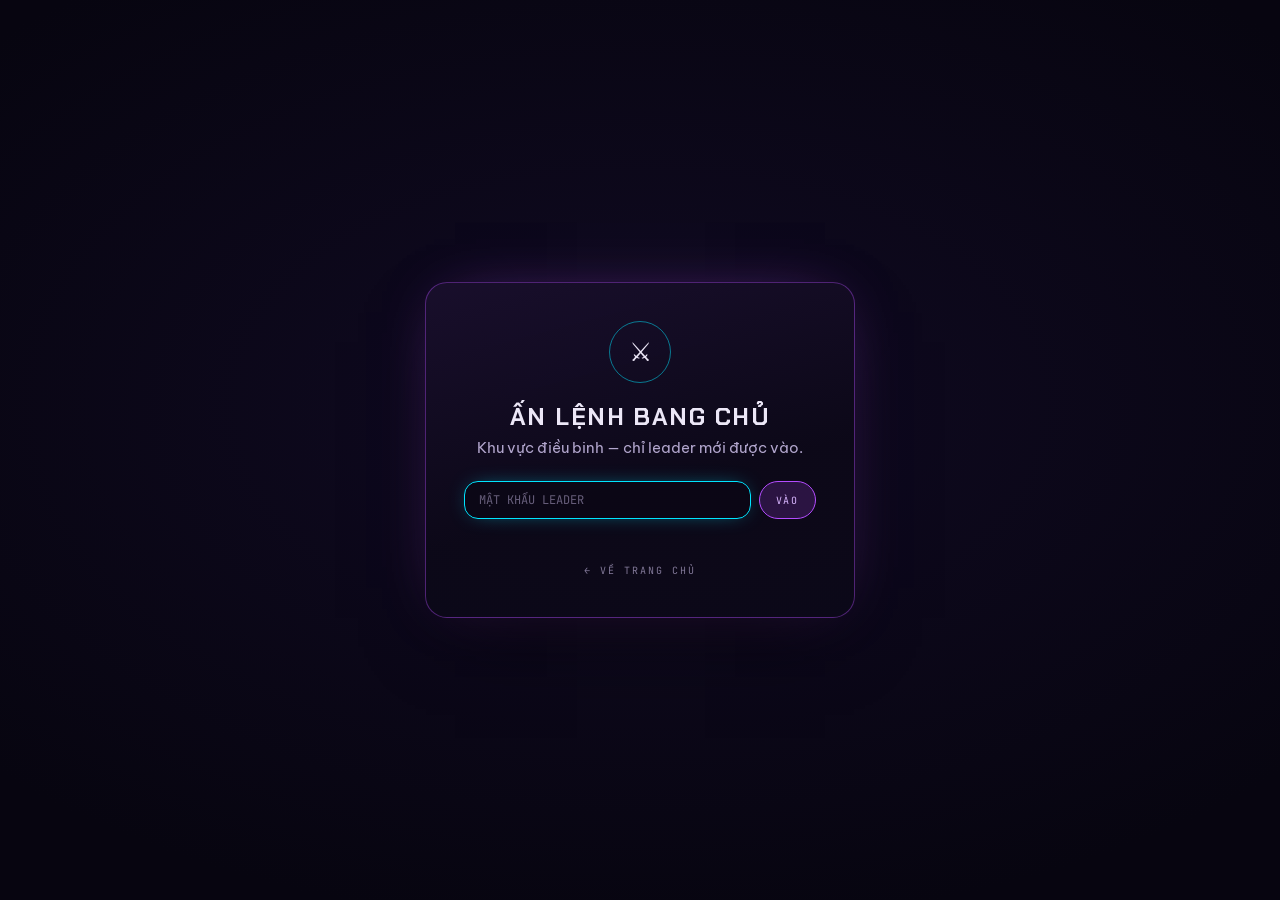
<file: bangchien.html>
<!DOCTYPE html>
<html lang="vi">
<head>
  <meta charset="utf-8">
  <meta name="viewport" content="width=device-width, initial-scale=1">
  <title>Xếp Team Bang Chiến — Nhất Mộng</title>
  <meta name="description" content="Bảng xếp team Bang Chiến của bang Nhất Mộng — dành riêng cho leader.">
  <meta name="robots" content="noindex, nofollow">
  <meta name="theme-color" content="#070510">
  <link rel="icon" type="image/svg+xml" href="assets/favicon.svg">
  <link rel="manifest" href="manifest.json">
  <link rel="apple-touch-icon" href="assets/icon-192.png">
  <link rel="preconnect" href="https://fonts.googleapis.com">
  <link rel="preconnect" href="https://fonts.gstatic.com" crossorigin>
  <link href="https://fonts.googleapis.com/css2?family=Chakra+Petch:wght@400;500;600;700&family=Be+Vietnam+Pro:wght@400;600;700&family=JetBrains+Mono:wght@400;500;700&display=swap" rel="stylesheet">
  <link rel="stylesheet" href="css/bangchien.css?v=7">
</head>
<body data-lang="vi">

  <!-- Nền TĨNH: trang xếp team cần nhìn lâu nên không dùng nền 3D động như các
       trang khác — chỉ lưới mờ + quầng sáng cố định, không có gì chuyển động. -->
  <div class="bc-bg" aria-hidden="true"></div>

  <!-- HUD (đã bỏ scanline + vệt quét động cho đỡ rối mắt) -->
  <div class="hud" aria-hidden="true">
    <div class="hud__frame"></div>
    <div class="hud__bar hud__bar--top"></div>
    <div class="hud__bar hud__bar--bottom"></div>
    <div class="hud__label">[ MOD.04 · BANG CHIẾN ]</div>
  </div>

  <!-- ═══ CỔNG LEADER ═══ -->
  <div class="bc-gate" id="gate">
    <div class="bc-gate__box">
      <div class="bc-gate__seal">⚔</div>
      <h1 class="bc-gate__title">Ấn Lệnh Bang Chủ</h1>
      <p class="bc-gate__sub">Khu vực điều binh — chỉ leader mới được vào.</p>
      <form class="bc-gate__row" id="gate-form" autocomplete="off">
        <input class="bc-input" type="password" id="gate-pass" placeholder="MẬT KHẨU LEADER" autocomplete="current-password">
        <button class="bc-btn bc-btn--solid" type="submit">Vào</button>
      </form>
      <p class="bc-gate__err" id="gate-err"></p>
      <a class="bc-gate__back" href="index.html">← Về trang chủ</a>
    </div>
  </div>

  <!-- ═══ NAV ═══ -->
  <nav class="cnav" hidden id="nav">
    <a href="index.html" class="cnav__brand">NHẤT<span>MỘNG</span><em>v2.1</em></a>
    <div class="cnav__links">
      <a href="index.html">00 · Trang chủ</a>
      <a href="phim.html">01 · Phim</a>
      <a href="gacha.html">02 · Quay thưởng</a>
      <span class="active">04 · Xếp team</span>
    </div>
  </nav>

  <!-- ═══ TRANG ═══ -->
  <main class="bc-page" hidden id="page">

    <!-- Chỉ hiện khi mở bằng link chia sẻ (#v=…) — chế độ chỉ xem -->
    <div class="bc-robar" id="robar" hidden>
      <span class="bc-robar__tag">CHỈ XEM</span>
      <span id="robar-time">—</span>
      <span class="bc-robar__hint">Đội hình do bang chủ chốt · trang này không sửa được</span>
    </div>

    <header class="page-head">
      <div class="page-head__ghost">04</div>
      <div class="eyebrow"><i></i>MODULE 04 // ĐIỀU BINH BANG CHIẾN</div>
      <h1 class="page-title">XẾP <b>TEAM</b></h1>
      <p class="page-sub-text">
        Đồng bộ danh sách thành viên từ Google Sheet, kéo-thả xếp
        <b id="sub-shape">2 đoàn × 5 team × 6 người</b>, đặt tên team và giao nhiệm vụ cho từng người.
      </p>
    </header>

    <!-- Thanh công cụ -->
    <div class="bc-toolbar">
      <button class="bc-btn bc-btn--cyan" id="btn-sync">⟳ Đồng bộ Sheet</button>
      <button class="bc-btn" id="btn-cfg">⚙ Cấu hình</button>
      <span class="bc-toolbar__sep"></span>
      <button class="bc-btn" id="btn-auto">⚡ Xếp tự động</button>
      <button class="bc-btn" id="btn-check">⚑ Kiểm tra <b id="btn-check-n"></b></button>
      <button class="bc-btn bc-btn--danger" id="btn-clear">✕ Dọn bàn</button>
      <span class="bc-toolbar__sep"></span>
      <button class="bc-btn bc-btn--cyan" id="btn-share">🔗 Copy link đội hình</button>
      <button class="bc-btn bc-btn--cyan" id="btn-copy">⧉ Copy Discord</button>
      <button class="bc-btn bc-btn--cyan" id="btn-png">▣ Xuất ảnh PNG</button>
      <button class="bc-btn" id="btn-export">↓ Lưu file</button>
      <button class="bc-btn" id="btn-import">↑ Nạp file</button>
      <span class="bc-toolbar__sep"></span>
      <button class="bc-btn bc-btn--danger" id="btn-lock">🔒 Khoá lại</button>
      <input type="file" id="file-import" accept="application/json,.json" hidden>
    </div>

    <!-- Chọn ngày bang chiến — mỗi ngày một đội hình riêng -->
    <div class="bc-days" id="bc-days">
      <span class="bc-days__lbl">Trận ngày</span>
      <div class="chip-row bc-days__chips" id="day-chips"></div>
      <select class="bc-select bc-days__copy" id="day-copy">
        <option value="">⧉ Chép đội hình từ…</option>
      </select>
    </div>

    <!-- Trạng thái -->
    <div class="bc-status">
      <span><span class="bc-status__dot" id="st-dot"></span><span id="st-msg">Chưa nối Google Sheet</span></span>
      <span>Quân số: <b id="st-total">0</b></span>
      <span>Đã xếp: <b id="st-placed">0</b>/<b id="st-cap">60</b></span>
      <span>Dự bị: <b id="st-bench">0</b></span>
      <span>Còn ngoài: <b id="st-free">0</b></span>
      <span>Có nhiệm vụ: <b id="st-task">0</b></span>
    </div>

    <div class="bc-layout">

      <!-- ── Cột trái: kho quân + dự bị ── -->
      <div class="bc-side">
      <aside class="bc-panel bc-pool" id="pool">
        <div class="bc-panel__head">
          <h2 class="bc-panel__title">Kho quân</h2>
          <span class="team__count" id="pool-count">0</span>
        </div>
        <div class="bc-pool__tools">
          <input class="bc-input" type="search" id="pool-search" placeholder="TÌM TÊN…">
          <div class="bc-pool__row">
            <select class="bc-select" id="pool-sort">
              <option value="sheet">Thứ tự Sheet</option>
              <option value="power">Lực chiến ↓</option>
              <option value="name">Tên A→Z</option>
              <option value="phai">Theo phái</option>
            </select>
            <button class="bc-btn bc-btn--sm" id="pool-recall" title="Rút hết người khỏi bàn xếp">Rút hết</button>
          </div>
          <div class="bc-legend" id="legend"></div>
          <div class="bc-legend" id="legend-status" hidden></div>
        </div>
        <div class="bc-pool__list" id="pool-list">
          <div class="bc-pool__empty">Chưa có dữ liệu<br>Bấm “Cấu hình” → dán link Google Sheet</div>
        </div>
      </aside>

      <!-- ── Dự bị ── -->
      <aside class="bc-panel bc-bench" id="bench">
        <div class="bc-panel__head">
          <h2 class="bc-panel__title">⛨ Dự bị</h2>
          <span class="team__count" id="bench-count">0</span>
        </div>
        <div class="bc-bench__list" id="bench-list"></div>
      </aside>
      </div>

      <!-- ── Bàn xếp ── -->
      <section class="bc-board" id="board"></section>

    </div>
  </main>

  <!-- ═══ MODAL: CẤU HÌNH ═══ -->
  <div class="bc-modal" id="modal-cfg" hidden>
    <div class="bc-modal__box">
      <div class="bc-modal__head">
        <div>
          <h3 class="bc-modal__title">Cấu hình</h3>
          <p class="bc-modal__sub">Nguồn dữ liệu · cột · màu phái · quy mô đội hình</p>
        </div>
        <button class="bc-modal__x" data-close="modal-cfg">✕</button>
      </div>

      <div class="bc-modal__sect">
        <h4>1 · Nguồn Google Sheet</h4>
        <div class="bc-field">
          <label class="bc-label" for="cfg-url">Link Google Sheet</label>
          <input class="bc-input" id="cfg-url" placeholder="https://docs.google.com/spreadsheets/d/…">
          <p class="bc-hint">
            Dán link Sheet bình thường cũng được (kiểu <code>…/edit#gid=0</code>) — web tự đổi sang dạng đọc CSV.
            Sheet phải để <b>Chia sẻ → Bất kỳ ai có đường liên kết → Người xem</b>, nếu không trình duyệt sẽ bị chặn.
            Muốn lấy đúng tab nào thì mở tab đó rồi copy link (có <code>gid</code>).
          </p>
        </div>
        <div class="bc-field">
          <label class="bc-label" for="cfg-tab">Tên tab (tuỳ chọn — để trống thì dùng gid trong link)</label>
          <input class="bc-input" id="cfg-tab" placeholder="VD: Thành viên">
        </div>
        <button class="bc-btn bc-btn--cyan" id="cfg-test">⟳ Tải thử</button>
        <p class="bc-hint" id="cfg-test-msg"></p>
      </div>

      <div class="bc-modal__sect">
        <h4>1b · Sheet điểm danh off Bang Chiến</h4>
        <div class="bc-field">
          <label class="bc-label" for="cfg-att-url">Link Sheet đăng ký off (để trống = không lọc)</label>
          <input class="bc-input" id="cfg-att-url" placeholder="https://docs.google.com/spreadsheets/d/…">
        </div>
        <div class="map-grid">
          <div>
            <label class="bc-label" for="cfg-att-tab">Tên tab (tuỳ chọn)</label>
            <input class="bc-input" id="cfg-att-tab" placeholder="VD: Off bang chiến">
          </div>
          <div>
            <label class="bc-label" for="map-att">Cột tên nhân vật</label>
            <select class="bc-select" id="map-att"></select>
          </div>
        </div>
        <button class="bc-btn bc-btn--cyan" id="cfg-att-test" style="margin-top:10px">⟳ Tải thử</button>
        <p class="bc-hint" id="cfg-att-msg">Ai <b>không</b> có tên trong sheet này sẽ tự động bị đưa xuống <b>Dự bị</b>
          và “Xếp tự động” sẽ bỏ qua họ.</p>

        <label class="bc-label" style="margin-top:1rem">Cột của từng thứ</label>
        <div class="day-map" id="cfg-day-cols"></div>
        <p class="bc-hint">Sheet có mỗi thứ một cột thì đánh dấu ai off ngày nào (<code>x</code>, <code>v</code>,
          <code>1</code>, <code>có</code>, ô tick…). Ô để trống, <code>0</code>, <code>-</code> hoặc
          <code>FALSE</code> nghĩa là không off. Nếu sheet không chia thứ, cứ để tất cả là “— không có —”,
          khi đó có tên trong sheet là được xếp mọi ngày.</p>
      </div>

      <div class="bc-modal__sect">
        <h4>2 · Cột dữ liệu</h4>
        <p class="bc-hint" style="margin-bottom:0.9rem">Web tự đoán theo tên tiêu đề. Nếu đoán sai, chọn lại tay.</p>
        <div class="map-grid">
          <div>
            <label class="bc-label" for="map-name">Tên nhân vật *</label>
            <select class="bc-select" id="map-name"></select>
          </div>
          <div>
            <label class="bc-label" for="map-phai">Môn phái</label>
            <select class="bc-select" id="map-phai"></select>
          </div>
          <div>
            <label class="bc-label" for="map-power">Lực chiến</label>
            <select class="bc-select" id="map-power"></select>
          </div>
          <div>
            <label class="bc-label" for="map-note">Ghi chú từ Sheet</label>
            <select class="bc-select" id="map-note"></select>
          </div>
          <div>
            <label class="bc-label" for="map-status">Trạng thái (lọc Bang Chiến)</label>
            <select class="bc-select" id="map-status"></select>
          </div>
        </div>
        <p class="bc-hint">Cột <b>Trạng thái</b> dùng để loại “Học Việc” / “Out” khỏi kho quân —
          bật lại từng nhóm bằng các chip màu xanh dưới bảng phái ở cột trái.</p>
      </div>

      <div class="bc-modal__sect">
        <h4>3 · Màu môn phái</h4>
        <div id="cfg-colors"></div>
        <p class="bc-hint">Bấm ô màu để chỉnh cho khớp màu bạn đang tô trong Sheet. Phái lạ đọc được từ Sheet sẽ tự thêm vào đây.</p>
      </div>

      <div class="bc-modal__sect">
        <h4>4 · Danh sách kỹ năng</h4>
        <div class="chip-row" id="cfg-skills"></div>
        <div class="bc-pool__row" style="margin-top:10px">
          <input class="bc-input" id="cfg-skill-new" placeholder="TÊN KỸ NĂNG MỚI" autocomplete="off">
          <button class="bc-btn bc-btn--sm" id="cfg-skill-add" type="button">+ Thêm</button>
        </div>
        <p class="bc-hint">Đây chỉ là <b>danh sách mẫu</b> — sửa lại cho khớp tên kỹ năng thật trong game.
          Bấm ✕ để xoá, xoá xong sẽ gỡ kỹ năng đó khỏi mọi thành viên đang mang.</p>
      </div>

      <div class="bc-modal__sect">
        <h4>5 · Danh sách nhiệm vụ mẫu</h4>
        <div class="chip-row" id="cfg-tasks"></div>
        <div class="bc-pool__row" style="margin-top:10px">
          <input class="bc-input" id="cfg-task-new" placeholder="TÊN NHIỆM VỤ MẪU MỚI" autocomplete="off">
          <button class="bc-btn bc-btn--sm" id="cfg-task-add" type="button">+ Thêm</button>
        </div>
        <p class="bc-hint">Các chip gợi ý hiện trong ô “Giao nhiệm vụ”. Xoá một mục ở đây sẽ hỏi có gỡ luôn
          khỏi những người đang được giao nhiệm vụ đó không.</p>
      </div>

      <div class="bc-modal__sect">
        <h4>6 · Quy mô đội hình</h4>
        <div class="map-grid">
          <div><label class="bc-label" for="cfg-doan">Số đoàn</label><input class="bc-input" id="cfg-doan" type="number" min="1" max="6" value="2"></div>
          <div><label class="bc-label" for="cfg-tpd">Team / đoàn</label><input class="bc-input" id="cfg-tpd" type="number" min="1" max="10" value="5"></div>
          <div><label class="bc-label" for="cfg-size">Người / team</label><input class="bc-input" id="cfg-size" type="number" min="1" max="12" value="6"></div>
        </div>
        <p class="bc-hint">Mặc định 2 × 5 × 6 = 60 suất. Đổi số sẽ giữ nguyên những người đã xếp trong phạm vi còn lại.</p>
      </div>

      <div class="bc-modal__sect">
        <h4>6b · Công thức mỗi team</h4>
        <div id="cfg-formula"></div>
        <p class="bc-hint">Số người tối thiểu của từng phái trong một team — “Xếp tự động” sẽ ưu tiên lấp đủ
          công thức này trước, phần còn lại mới rải đều. Mặc định <b>1 Thiết Y + 2 Tố Vấn</b>.
          Đặt 0 nghĩa là không bắt buộc.</p>
      </div>

      <div class="bc-modal__sect">
        <h4>6c · Link chia sẻ</h4>
        <label class="bc-label" style="text-transform:none;letter-spacing:0.02em;font-size:13px;font-family:'Be Vietnam Pro',sans-serif">
          <input type="checkbox" id="cfg-shorten"> Rút gọn link qua <b>clck.ru</b>
        </label>
        <p class="bc-hint">Bật thì link còn khoảng 22 ký tự thay vì ~1800. Đổi lại, đường link đội hình
          được gửi sang máy chủ clck.ru (dịch vụ của Yandex) để tạo mã rút gọn. Tắt đi thì mọi thứ
          hoàn toàn nằm trong link của bạn, không qua bên thứ ba nào.</p>
      </div>

      <div class="bc-modal__sect">
        <h4>7 · Mật khẩu leader</h4>
        <div class="bc-field">
          <label class="bc-label" for="cfg-pass">Mật khẩu mới</label>
          <input class="bc-input" id="cfg-pass" type="text" placeholder="để trống nếu không đổi" autocomplete="off">
        </div>
        <button class="bc-btn" id="cfg-pass-set">Đổi mật khẩu</button>
        <p class="bc-hint" id="cfg-pass-msg"></p>
      </div>

      <div class="bc-modal__foot">
        <button class="bc-btn" data-close="modal-cfg">Đóng</button>
        <button class="bc-btn bc-btn--solid" id="cfg-save">Lưu &amp; đồng bộ</button>
      </div>
    </div>
  </div>

  <!-- ═══ MODAL: NHIỆM VỤ THÀNH VIÊN ═══ -->
  <div class="bc-modal" id="modal-mem" hidden>
    <div class="bc-modal__box" style="max-width:520px">
      <div class="bc-modal__head">
        <div>
          <h3 class="bc-modal__title">Giao nhiệm vụ</h3>
          <p class="bc-modal__sub" id="mem-where">—</p>
        </div>
        <button class="bc-modal__x" data-close="modal-mem">✕</button>
      </div>

      <div class="mem-head" id="mem-head"></div>

      <div class="bc-field">
        <div class="bc-field__head">
          <label class="bc-label" for="mem-task">Nhiệm vụ trong bang chiến</label>
          <button class="bc-btn bc-btn--sm bc-btn--danger" id="mem-task-clear" type="button">Xoá nhiệm vụ</button>
        </div>
        <textarea class="bc-textarea" id="mem-task" placeholder="VD: Ôm cờ chính, bám sát tank, không rời đội quá 20m…"></textarea>
        <div class="chip-row" id="mem-presets"></div>
        <div class="bc-pool__row" style="margin-top:9px">
          <input class="bc-input" id="mem-task-new" placeholder="THÊM NHIỆM VỤ MẪU MỚI…" autocomplete="off">
          <button class="bc-btn bc-btn--sm" id="mem-task-add" type="button">+ Thêm</button>
        </div>
        <p class="bc-hint">Bấm chip để <b>thêm hoặc gỡ</b> khỏi ô nhiệm vụ. Bấm ✕ để xoá hẳn chip đó khỏi danh sách mẫu.</p>
      </div>

      <div class="bc-field">
        <label class="bc-label">Kỹ năng mang theo trong trận</label>
        <div class="chip-row" id="mem-skills"></div>
        <div class="bc-pool__row" style="margin-top:9px">
          <input class="bc-input" id="mem-skill-new" placeholder="THÊM KỸ NĂNG MỚI…" autocomplete="off">
          <button class="bc-btn bc-btn--sm" id="mem-skill-add" type="button">+ Thêm</button>
        </div>
        <p class="bc-hint">Bấm chip để <b>bật/tắt</b> cho người này. Bấm ✕ để xoá hẳn kỹ năng khỏi danh sách chung.</p>
      </div>

      <div class="bc-field">
        <label class="bc-label"><input type="checkbox" id="mem-cap"> Đặt làm đội trưởng team này</label>
      </div>

      <div class="bc-modal__foot">
        <button class="bc-btn bc-btn--danger" id="mem-bench">Cho xuống dự bị</button>
        <button class="bc-btn bc-btn--danger" id="mem-remove">Rút khỏi team</button>
        <button class="bc-btn" data-close="modal-mem">Huỷ</button>
        <button class="bc-btn bc-btn--solid" id="mem-save">Lưu</button>
      </div>
    </div>
  </div>

  <!-- ═══ MODAL: KIỂM TRA ĐỘI HÌNH ═══ -->
  <div class="bc-modal" id="modal-check" hidden>
    <div class="bc-modal__box">
      <div class="bc-modal__head">
        <div>
          <h3 class="bc-modal__title">Kiểm tra đội hình</h3>
          <p class="bc-modal__sub" id="check-sum">—</p>
        </div>
        <button class="bc-modal__x" data-close="modal-check">✕</button>
      </div>

      <div class="bc-modal__sect">
        <h4>Phái bắt buộc mỗi team</h4>
        <div class="chip-row" id="check-need"></div>
        <p class="bc-hint">Bấm để bật/tắt. Team nào thiếu phái đang bật sẽ bị báo — mặc định là Tố Vấn (trị liệu).</p>
      </div>

      <div class="bc-modal__sect">
        <h4>Kết quả</h4>
        <div class="check-list" id="check-list"></div>
        <p class="bc-hint">Bấm vào một dòng để nhảy tới đúng team đó.</p>
      </div>

      <div class="bc-modal__foot">
        <button class="bc-btn" data-close="modal-check">Đóng</button>
      </div>
    </div>
  </div>

  <div class="bc-toast" id="toast"></div>

  <script src="js/bangchien.js?v=7"></script>
  <script>
    if ('serviceWorker' in navigator) {
      window.addEventListener('load', function () { navigator.serviceWorker.register('sw.js'); });
    }
  </script>
</body>
</html>
</file>
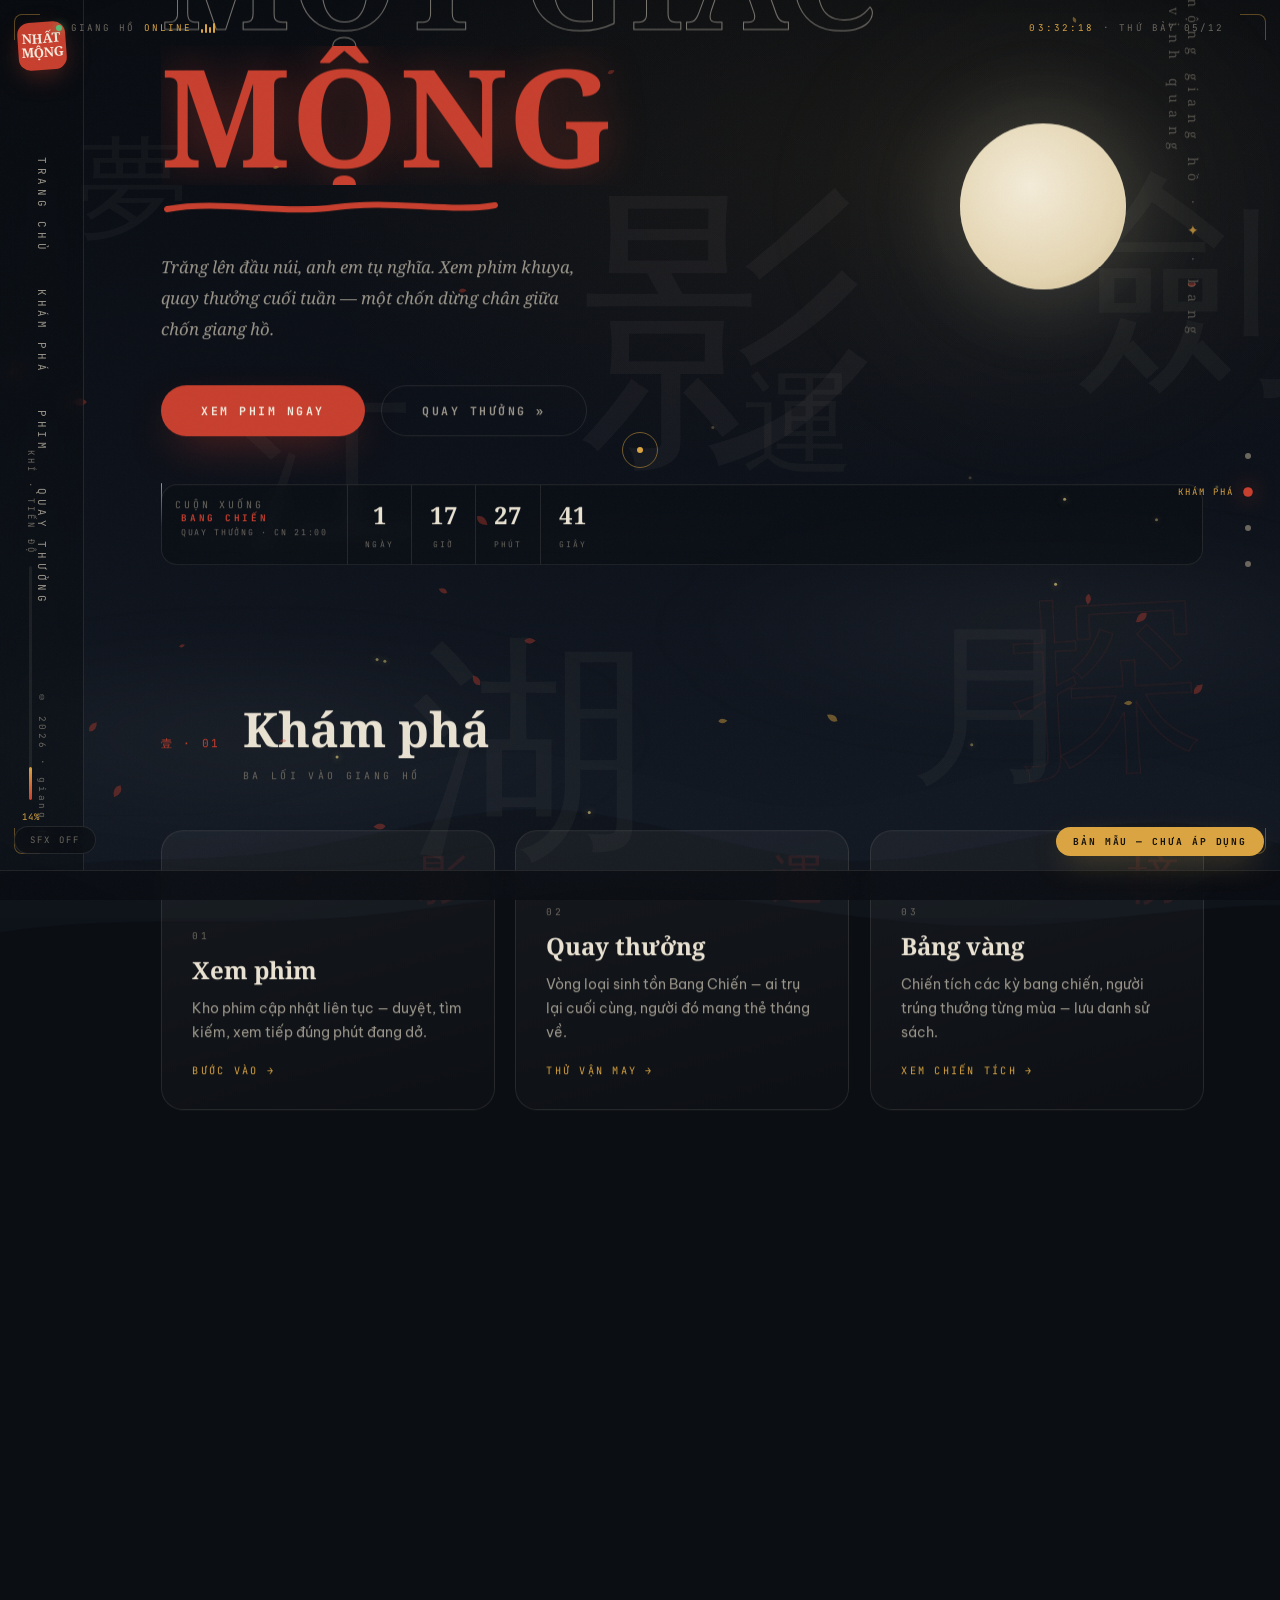
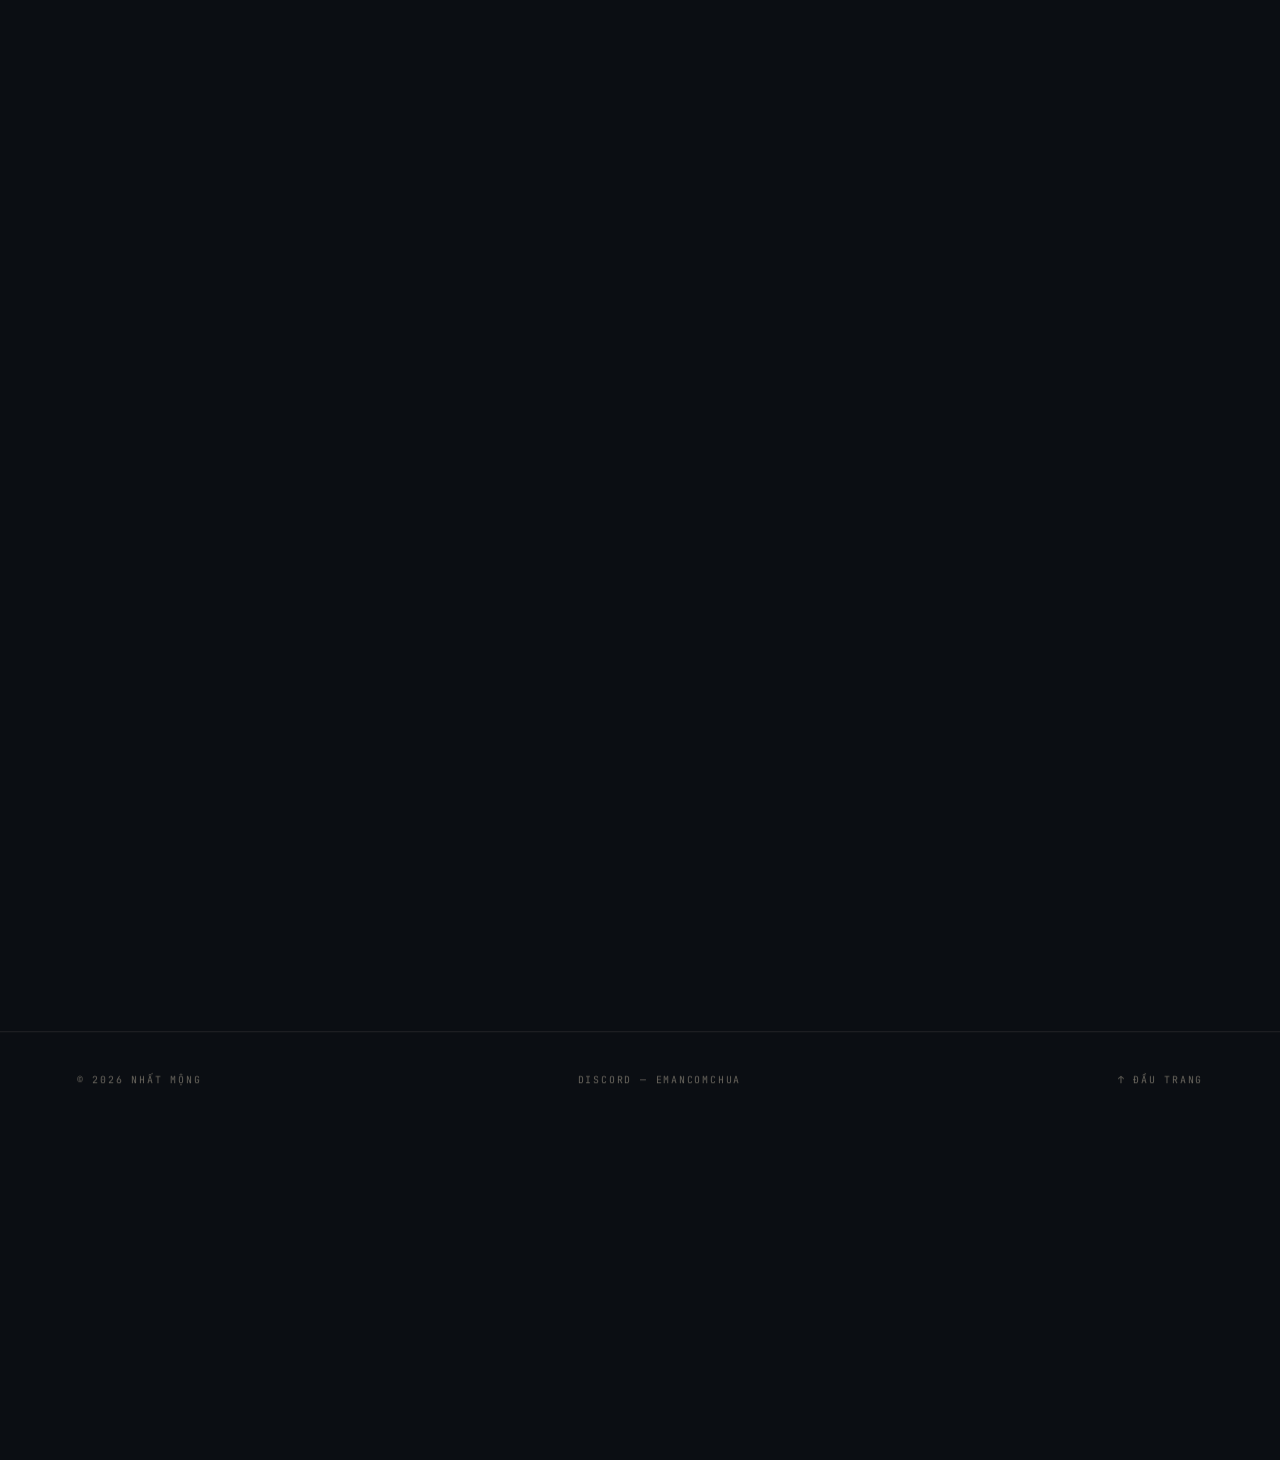
<file: mau-giao-dien.html>
<!DOCTYPE html>
<html lang="vi">
<head>
  <meta charset="UTF-8" />
  <meta name="viewport" content="width=device-width, initial-scale=1.0" />
  <title>MẪU — Thủy Mặc Giang Hồ · Nhất Mộng</title>
  <meta name="robots" content="noindex" />
  <meta name="theme-color" content="#0b0e13" />
  <link rel="icon" type="image/svg+xml" href="assets/favicon.svg" />
  <link rel="preconnect" href="https://fonts.googleapis.com" />
  <link rel="preconnect" href="https://fonts.gstatic.com" crossorigin />
  <link href="https://fonts.googleapis.com/css2?family=Be+Vietnam+Pro:wght@400;600;800&family=Noto+Serif:ital,wght@0,400;0,700;1,400&family=JetBrains+Mono:wght@400;700&display=swap" rel="stylesheet" />
  <style>
    /* ══════════════════════════════════════════════════════════════════
       MẪU "THỦY MẶC GIANG HỒ" · bản MƯỢT
       - Cuộn quán tính (lerp) toàn trang, mọi lớp nền bám theo cùng nhịp
       - Bo góc mềm, núi đường cong, bóng đổ loang
       - Mọi easing: expo-out chậm rãi; tilt/nam châm có độ trễ đàn hồi
       ══════════════════════════════════════════════════════════════════ */
    :root {
      --ink-0: #0b0e13; --ink-1: #10151d; --ink-2: #161d27;
      --paper: #e9e2d2; --paper-mut: #9a958a; --paper-dim: #6b675f;
      --seal: #c8402f; --seal-soft: rgba(200,64,47,0.13);
      --gold: #d9a441; --gold-soft: rgba(217,164,65,0.13);
      --line: rgba(233,226,210,0.11);
      --serif: 'Noto Serif', 'Times New Roman', serif;
      --sans: 'Be Vietnam Pro', sans-serif;
      --mono: 'JetBrains Mono', monospace;
      --out: cubic-bezier(0.16, 1, 0.3, 1);       /* expo-out: mềm, lịm dần */
      --soft: cubic-bezier(0.33, 1, 0.68, 1);
      --r-lg: 22px; --r-md: 16px; --r-sm: 12px;
    }
    * { margin: 0; padding: 0; box-sizing: border-box; }
    body { background: var(--ink-0); color: var(--paper); font-family: var(--sans); overflow-x: hidden; }
    body.no-cursor, body.no-cursor a, body.no-cursor button { cursor: none; }
    button { cursor: pointer; border: none; background: none; color: inherit; font: inherit; }
    a { color: inherit; text-decoration: none; }
    ::selection { background: var(--seal); color: var(--paper); }

    /* trang được cuộn bằng lerp: #page fixed, body giữ chiều cao thật */
    body.lerp #page { position: fixed; top: 0; left: 0; right: 0; will-change: transform; }

    /* ── GRAIN tĩnh nhẹ + VIGNETTE loang ─────────────────────────────── */
    .grain { position: fixed; inset: 0; z-index: 250; pointer-events: none; opacity: 0.03;
      background-image: url("data:image/svg+xml,%3Csvg xmlns='http://www.w3.org/2000/svg' width='160' height='160'%3E%3Cfilter id='n'%3E%3CfeTurbulence baseFrequency='0.8' numOctaves='2'/%3E%3C/filter%3E%3Crect width='160' height='160' filter='url(%23n)'/%3E%3C/svg%3E"); }
    .vignette { position: fixed; inset: 0; z-index: 249; pointer-events: none;
      background: radial-gradient(120% 100% at 50% 50%, transparent 60%, rgba(0,0,0,0.38)); }

    /* ── SPLASH ──────────────────────────────────────────────────────── */
    .splash { position: fixed; inset: 0; z-index: 300; background: #07090d;
      display: flex; flex-direction: column; align-items: center; justify-content: center; gap: 1.2rem;
      transition: opacity 1.1s var(--out), visibility 1.1s; }
    .splash.done { opacity: 0; visibility: hidden; }
    .splash__ink { position: absolute; width: 12px; height: 12px; border-radius: 50%;
      background: radial-gradient(circle, rgba(200,64,47,0.45), rgba(200,64,47,0.05) 60%, transparent 70%);
      animation: ink-bloom 2.2s var(--out) forwards; }
    @keyframes ink-bloom { to { transform: scale(100); opacity: 0.45; } }
    .splash__name { font-family: var(--serif); font-weight: 700; font-size: clamp(2rem, 7vw, 4rem); letter-spacing: 0.14em; z-index: 1; }
    .splash__boot { z-index: 1; font-family: var(--mono); font-size: 0.6rem; letter-spacing: 0.14em;
      color: var(--paper-dim); display: flex; flex-direction: column; gap: 0.3rem; min-height: 3.2em; text-align: left; }
    .splash__boot div { opacity: 0; animation: fade-in 0.6s var(--soft) forwards; }
    .splash__boot b { color: #58c07a; font-weight: 400; }
    @keyframes fade-in { to { opacity: 1; } }
    .splash__bar { width: min(46vw, 300px); height: 2px; border-radius: 99px; background: var(--line); overflow: hidden; z-index: 1; }
    .splash__bar i { display: block; height: 100%; width: 0%; border-radius: 99px; background: linear-gradient(90deg, var(--seal), var(--gold)); }
    .splash__pct { font-family: var(--mono); font-size: 0.66rem; letter-spacing: 0.3em; color: var(--paper-dim); z-index: 1; }

    /* ── CHUYỂN MỤC: dải lụa sáng lướt qua (thay lưỡi kiếm cứng) ─────── */
    .veil { position: fixed; inset: -12%; z-index: 280; pointer-events: none; visibility: hidden; }
    .veil.go { visibility: visible; }
    .veil__silk { position: absolute; top: 50%; left: 50%; width: 175vmax; height: 26vmax;
      background: linear-gradient(90deg, transparent, rgba(217,164,65,0.1) 35%, rgba(233,226,210,0.16) 50%, rgba(200,64,47,0.1) 65%, transparent);
      filter: blur(26px); border-radius: 50%;
      transform: translate(-50%,-50%) rotate(-18deg) translateX(-120vmax); }
    .veil.go .veil__silk { animation: silk 0.9s var(--out) forwards; }
    @keyframes silk {
      0% { transform: translate(-50%,-50%) rotate(-18deg) translateX(-120vmax); opacity: 0; }
      35% { opacity: 1; }
      100% { transform: translate(-50%,-50%) rotate(-18deg) translateX(120vmax); opacity: 0; }
    }

    /* ── CURSOR ──────────────────────────────────────────────────────── */
    .cur-dot, .cur-ring { position: fixed; top: 0; left: 0; z-index: 260; pointer-events: none; will-change: transform; }
    .cur-dot { width: 6px; height: 6px; border-radius: 50%; background: var(--gold); }
    .cur-ring { width: 36px; height: 36px; border-radius: 50%; border: 1px solid rgba(217,164,65,0.5);
      display: grid; place-items: center;
      transition: width 0.5s var(--out), height 0.5s var(--out), border-color 0.5s var(--out), background 0.5s var(--out); }
    .cur-ring.hot { width: 58px; height: 58px; border-color: rgba(200,64,47,0.8); background: rgba(200,64,47,0.07); }
    .cur-ring span { font-family: var(--mono); font-size: 0.5rem; letter-spacing: 0.18em; color: var(--gold);
      opacity: 0; transition: opacity 0.4s var(--soft); }
    .cur-ring.hot span { opacity: 1; }
    .ink-splash { position: fixed; z-index: 259; pointer-events: none; border-radius: 50%;
      border: 1.5px solid rgba(200,64,47,0.5); width: 8px; height: 8px; animation: splash-out 0.9s var(--out) forwards; }
    @keyframes splash-out { to { transform: scale(8); opacity: 0; } }

    /* ── HUD ─────────────────────────────────────────────────────────── */
    .hud { position: fixed; inset: 0; z-index: 200; pointer-events: none; font-family: var(--mono); }
    .hud__corner { position: absolute; width: 26px; height: 26px; border: 1px solid rgba(217,164,65,0.4);
      opacity: 0; animation: hud-in 1.4s 1.8s var(--out) forwards; }
    .hud__corner--tl { top: 14px; left: 14px; border-right: none; border-bottom: none; border-top-left-radius: 8px; }
    .hud__corner--tr { top: 14px; right: 14px; border-left: none; border-bottom: none; border-top-right-radius: 8px; }
    .hud__corner--bl { bottom: 46px; left: 14px; border-right: none; border-top: none; border-bottom-left-radius: 8px; }
    .hud__corner--br { bottom: 46px; right: 14px; border-left: none; border-top: none; border-bottom-right-radius: 8px; }
    @keyframes hud-in { from { opacity: 0; transform: translateY(6px); } to { opacity: 1; transform: none; } }
    .hud__stat { position: absolute; font-size: 0.58rem; letter-spacing: 0.22em; text-transform: uppercase;
      color: var(--paper-dim); display: flex; align-items: center; gap: 0.55rem;
      opacity: 0; animation: hud-in 1.4s 2s var(--out) forwards; }
    .hud__stat--tl { top: 22px; left: 56px; }
    .hud__stat--tr { top: 22px; right: 56px; }
    .hud__stat b { color: var(--gold); font-weight: 400; }
    .hud__dot { width: 6px; height: 6px; border-radius: 50%; background: #58c07a; box-shadow: 0 0 8px #58c07a;
      animation: breathe 2.6s ease-in-out infinite; }
    @keyframes breathe { 50% { opacity: 0.35; } }
    .eq { display: inline-flex; align-items: flex-end; gap: 2px; height: 10px; }
    .eq i { width: 2px; border-radius: 2px; background: var(--gold); animation: eq 1.4s ease-in-out infinite; }
    .eq i:nth-child(1) { height: 40%; } .eq i:nth-child(2) { height: 90%; animation-delay: 0.25s; }
    .eq i:nth-child(3) { height: 60%; animation-delay: 0.5s; } .eq i:nth-child(4) { height: 100%; animation-delay: 0.14s; }
    @keyframes eq { 50% { transform: scaleY(0.35); } }

    .qi { position: absolute; left: 22px; top: 50%; transform: translateY(-50%);
      display: flex; flex-direction: column; align-items: center; gap: 0.7rem;
      opacity: 0; animation: hud-in 1.4s 2.2s var(--out) forwards; }
    .qi__label { writing-mode: vertical-rl; font-size: 0.56rem; letter-spacing: 0.34em; color: var(--paper-dim); }
    .qi__bar { width: 3px; height: 26vh; background: rgba(233,226,210,0.08); border-radius: 99px;
      overflow: hidden; display: flex; flex-direction: column; justify-content: flex-end; }
    .qi__bar i { display: block; width: 100%; height: 0%; background: linear-gradient(0deg, var(--seal), var(--gold)); border-radius: 99px; }
    .qi__pct { font-size: 0.56rem; color: var(--gold); letter-spacing: 0.1em; }

    .spy { position: absolute; right: 26px; top: 50%; transform: translateY(-50%);
      display: flex; flex-direction: column; gap: 1.5rem; pointer-events: auto;
      opacity: 0; animation: hud-in 1.4s 2.2s var(--out) forwards; }
    .spy a { position: relative; width: 12px; height: 12px; display: grid; place-items: center; }
    .spy a i { width: 6px; height: 6px; border-radius: 50%; background: var(--paper-dim); transition: all 0.6s var(--out); }
    .spy a.on i { background: var(--seal); box-shadow: 0 0 14px rgba(200,64,47,0.7); transform: scale(1.6); }
    .spy a span { position: absolute; right: 20px; top: 50%; transform: translateY(-50%) translateX(6px);
      font-size: 0.56rem; letter-spacing: 0.22em; text-transform: uppercase; color: var(--gold);
      white-space: nowrap; opacity: 0; transition: opacity 0.45s var(--soft), transform 0.45s var(--out); }
    .spy a:hover span, .spy a.on span { opacity: 1; transform: translateY(-50%) translateX(0); }

    .sfx { position: absolute; left: 14px; bottom: 46px; pointer-events: auto;
      font-size: 0.56rem; letter-spacing: 0.24em; color: var(--paper-dim);
      border: 1px solid var(--line); border-radius: 99px; padding: 0.45rem 0.95rem;
      background: rgba(11,14,19,0.6); backdrop-filter: blur(6px);
      transition: color 0.5s var(--soft), border-color 0.5s var(--soft);
      opacity: 0; animation: hud-in 1.4s 2.4s var(--out) forwards; }
    .sfx.on { color: var(--gold); border-color: rgba(217,164,65,0.45); }

    .ticker { position: absolute; left: 0; right: 0; bottom: 0; height: 30px;
      border-top: 1px solid var(--line); background: rgba(11,14,19,0.78); backdrop-filter: blur(8px);
      overflow: hidden; display: flex; align-items: center;
      opacity: 0; animation: hud-in 1.4s 2.4s var(--out) forwards; }
    .ticker__track { display: flex; gap: 3.5rem; white-space: nowrap; animation: tick 36s linear infinite; padding-left: 100vw; }
    .ticker__track span { font-size: 0.6rem; letter-spacing: 0.26em; text-transform: uppercase; color: var(--paper-dim); }
    .ticker__track b { color: var(--gold); font-weight: 400; }
    .ticker__track em { color: var(--seal); font-style: normal; }
    @keyframes tick { to { transform: translateX(-100%); } }

    @media (max-width: 899px) {
      .qi, .spy, .hud__stat--tl, .sfx { display: none; }
      .hud__stat--tr { right: 20px; }
      .hud__corner--bl, .hud__corner--br { bottom: 40px; }
    }

    /* ── NỀN: núi đường cong mềm ─────────────────────────────────────── */
    .sky { position: fixed; inset: 0; z-index: -3;
      background: radial-gradient(90% 60% at 72% 18%, rgba(217,164,65,0.07), transparent 60%),
                  linear-gradient(180deg, #0a0d12 0%, #0d1119 45%, #131a24 100%); }
    .moon { position: fixed; top: 9vh; right: 12vw; z-index: -2; will-change: transform;
      width: clamp(90px, 13vw, 170px); aspect-ratio: 1; border-radius: 50%;
      background: radial-gradient(circle at 42% 38%, #f4ecd9, #e4d5b2 65%, #cdb98d);
      box-shadow: 0 0 70px 24px rgba(240,228,197,0.13), 0 0 190px 80px rgba(240,228,197,0.05);
      animation: moon-breathe 9s ease-in-out infinite; }
    @keyframes moon-breathe { 50% { box-shadow: 0 0 90px 32px rgba(240,228,197,0.18), 0 0 230px 100px rgba(240,228,197,0.08); } }
    .moon::before, .moon::after { content: ''; position: absolute; inset: 0; border-radius: 50%;
      border: 1px solid rgba(240,228,197,0.2); animation: moon-ring 7s var(--out) infinite; }
    .moon::after { animation-delay: 3.5s; }
    @keyframes moon-ring { from { transform: scale(1); opacity: 0.55; } to { transform: scale(1.9); opacity: 0; } }
    .mountains { position: fixed; left: -3vw; right: -3vw; bottom: 0; z-index: -2; pointer-events: none; will-change: transform; }
    .mountains svg { display: block; width: 100%; height: clamp(180px, 38vh, 420px); }
    .m-far { opacity: 0.5; } .m-mid { opacity: 0.75; }
    .mist { position: fixed; z-index: -1; pointer-events: none; width: 64vw; height: 24vh; border-radius: 50%;
      background: radial-gradient(closest-side, rgba(233,226,210,0.05), transparent); filter: blur(34px);
      animation: mist-drift 32s ease-in-out infinite alternate; }
    .mist--1 { bottom: 6vh; left: -12vw; } .mist--2 { bottom: 18vh; right: -14vw; animation-duration: 42s; animation-delay: -16s; }
    @keyframes mist-drift { to { transform: translateX(13vw); } }
    #fx { position: fixed; inset: 0; z-index: 5; pointer-events: none; }
    .hanzi { position: fixed; z-index: -1; font-family: var(--serif); color: rgba(233,226,210,0.038);
      user-select: none; pointer-events: none; animation: hanzi-drift linear infinite alternate; }
    @keyframes hanzi-drift { from { transform: translateY(4vh) rotate(-3deg); } to { transform: translateY(-8vh) rotate(2deg); } }

    /* ── RAIL ────────────────────────────────────────────────────────── */
    .rail { position: fixed; top: 0; left: 0; bottom: 30px; z-index: 50; width: 84px;
      display: flex; flex-direction: column; align-items: center; justify-content: space-between; padding: 1.4rem 0;
      border-right: 1px solid var(--line); background: rgba(11,14,19,0.5); backdrop-filter: blur(10px); }
    .seal { width: 48px; height: 48px; display: grid; place-items: center;
      background: var(--seal); color: #f4ede0; border-radius: 12px;
      font-family: var(--serif); font-weight: 700; font-size: 0.82rem; line-height: 1.05; text-align: center;
      box-shadow: 0 8px 28px -8px rgba(200,64,47,0.6);
      transform: rotate(-4deg); transition: transform 0.7s var(--out), box-shadow 0.7s var(--out);
      animation: seal-stamp 1s 1.5s var(--out) backwards; }
    @keyframes seal-stamp { 0% { transform: rotate(-4deg) scale(1.8); opacity: 0; } 100% { transform: rotate(-4deg) scale(1); opacity: 1; } }
    .seal:hover { transform: rotate(0deg) scale(1.07); box-shadow: 0 12px 38px -8px rgba(200,64,47,0.85); }
    .rail-nav { display: flex; flex-direction: column; gap: 2.2rem; }
    .rail-nav a { writing-mode: vertical-rl; font-family: var(--mono); font-size: 0.68rem; letter-spacing: 0.34em;
      text-transform: uppercase; color: var(--paper-mut); transition: color 0.6s var(--soft); position: relative; }
    .rail-nav a::before { content: ''; position: absolute; left: 50%; top: -1.2rem; width: 1px; height: 0.8rem;
      background: var(--seal); transform: scaleY(0); transform-origin: top; transition: transform 0.6s var(--out); }
    .rail-nav a:hover { color: var(--paper); }
    .rail-nav a:hover::before { transform: scaleY(1); }
    .rail-foot { writing-mode: vertical-rl; font-family: var(--mono); font-size: 0.58rem; letter-spacing: 0.3em; color: var(--paper-dim); }
    main { margin-left: 84px; }
    @media (max-width: 899px) {
      .rail { top: 0; bottom: auto; left: 0; right: 0; width: auto; height: 60px; flex-direction: row; padding: 0 1.1rem;
        border-right: none; border-bottom: 1px solid var(--line); }
      .seal { width: 38px; height: 38px; font-size: 0.66rem; }
      .rail-nav { flex-direction: row; gap: 1.3rem; }
      .rail-nav a { writing-mode: horizontal-tb; letter-spacing: 0.18em; }
      .rail-nav a::before { display: none; }
      .rail-foot { display: none; }
      main { margin-left: 0; padding-top: 60px; }
    }

    /* ── HERO ────────────────────────────────────────────────────────── */
    .hero { min-height: 100vh; display: flex; flex-direction: column; justify-content: center;
      padding: 0 clamp(1.4rem, 6vw, 7rem); position: relative; perspective: 1100px; }
    .hero-eyebrow { font-family: var(--mono); font-size: 0.7rem; letter-spacing: 0.4em; text-transform: uppercase;
      color: var(--gold); margin-bottom: 1.6rem; display: flex; align-items: center; gap: 1rem; }
    .hero-eyebrow::before { content: ''; width: 44px; height: 1px; background: var(--gold); opacity: 0.6; }
    .hero h1 { font-family: var(--serif); font-weight: 700; font-size: clamp(3rem, 11vw, 8.5rem);
      line-height: 1.02; letter-spacing: 0.01em; will-change: transform; }
    .hero h1 .l { display: block; overflow: hidden; }
    .hero h1 .l > span { display: inline-block; transform: translateY(112%); animation: rise 1.6s var(--out) forwards; }
    .hero h1 .l:nth-child(1) > span { animation-delay: 1.55s; }
    .hero h1 .l:nth-child(2) > span { animation-delay: 1.7s; }
    .hero h1 .l:nth-child(3) > span { animation-delay: 1.85s; }
    @keyframes rise { to { transform: translateY(0); } }
    .hero h1 .l:nth-child(2) { color: transparent; -webkit-text-stroke: 1px rgba(233,226,210,0.5); }
    .hero h1 em { font-style: normal; color: var(--seal); text-shadow: 0 0 44px rgba(200,64,47,0.4);
      animation: ember 5s ease-in-out infinite; }
    @keyframes ember { 50% { text-shadow: 0 0 70px rgba(200,64,47,0.65); } }
    .brush { width: clamp(180px, 30vw, 340px); margin-top: 0.6rem; }
    .brush path { stroke: var(--seal); stroke-width: 6; fill: none; stroke-linecap: round;
      stroke-dasharray: 480; stroke-dashoffset: 480; animation: draw 2.2s 2.3s var(--out) forwards; }
    @keyframes draw { to { stroke-dashoffset: 0; } }
    .hero-sub { margin-top: 2rem; max-width: 46ch; color: var(--paper-mut);
      font-size: clamp(0.9rem, 1.6vw, 1.05rem); line-height: 1.85; font-family: var(--serif); font-style: italic;
      opacity: 0; animation: fade-in 1.6s 2.5s var(--soft) forwards; }
    .hero-cta { display: flex; gap: 1rem; margin-top: 2.6rem; flex-wrap: wrap;
      opacity: 0; animation: fade-in 1.6s 2.7s var(--soft) forwards; }
    .btn { position: relative; overflow: hidden; padding: 1.05rem 2.5rem; border-radius: 99px;
      font-family: var(--mono); font-size: 0.72rem; letter-spacing: 0.22em; text-transform: uppercase; font-weight: 700;
      transition: box-shadow 0.7s var(--out), background 0.7s var(--soft), color 0.7s var(--soft), border-color 0.7s var(--soft);
      will-change: transform; }
    .btn--seal { background: var(--seal); color: #f4ede0; box-shadow: 0 16px 44px -16px rgba(200,64,47,0.65); }
    .btn--seal:hover { box-shadow: 0 20px 56px -14px rgba(200,64,47,0.9); }
    .btn--ghost { border: 1px solid var(--line); color: var(--paper-mut); }
    .btn--ghost:hover { color: var(--paper); border-color: rgba(233,226,210,0.35); }
    .btn::after { content: ''; position: absolute; top: 0; left: -70%; width: 45%; height: 100%;
      background: linear-gradient(100deg, transparent, rgba(255,255,255,0.16), transparent);
      transform: skewX(-18deg); transition: left 0.9s var(--out); }
    .btn:hover::after { left: 135%; }
    .countdown { margin-top: 3rem; display: inline-flex; align-items: stretch; border: 1px solid var(--line);
      border-radius: var(--r-md); overflow: hidden; background: rgba(11,14,19,0.45); backdrop-filter: blur(8px);
      opacity: 0; animation: fade-in 1.6s 2.9s var(--soft) forwards; }
    .countdown__label { display: flex; flex-direction: column; justify-content: center; gap: 0.2rem;
      padding: 0.8rem 1.2rem; border-right: 1px solid var(--line); }
    .countdown__label b { font-family: var(--mono); font-size: 0.58rem; letter-spacing: 0.3em; text-transform: uppercase; color: var(--seal); font-weight: 700; }
    .countdown__label span { font-family: var(--mono); font-size: 0.52rem; letter-spacing: 0.2em; color: var(--paper-dim); text-transform: uppercase; }
    .countdown__cell { padding: 0.8rem 1.1rem; text-align: center; border-right: 1px solid var(--line); min-width: 64px; }
    .countdown__cell:last-child { border-right: none; }
    .countdown__cell b { display: block; font-family: var(--serif); font-weight: 700; font-size: 1.5rem; color: var(--paper); font-variant-numeric: tabular-nums; }
    .countdown__cell span { font-family: var(--mono); font-size: 0.5rem; letter-spacing: 0.26em; text-transform: uppercase; color: var(--paper-dim); }
    .hero-scroll { position: absolute; bottom: 4.4rem; left: clamp(1.4rem, 6vw, 7rem);
      font-family: var(--mono); font-size: 0.62rem; letter-spacing: 0.3em; text-transform: uppercase; color: var(--paper-dim);
      display: flex; align-items: center; gap: 0.8rem; }
    .hero-scroll i { width: 1px; height: 44px; background: linear-gradient(var(--paper-mut), transparent);
      display: block; animation: fall-line 2.6s var(--soft) infinite; }
    @keyframes fall-line { 50% { transform: scaleY(0.4); transform-origin: top; } }
    .hero-side { position: absolute; right: clamp(3.4rem, 6vw, 5.4rem); top: 50%; transform: translateY(-50%);
      writing-mode: vertical-rl; font-family: var(--serif); font-size: 0.85rem; letter-spacing: 0.55em;
      color: var(--paper-dim); opacity: 0.75; }
    .hero-side b { color: var(--gold); font-weight: 400; }
    @media (max-width: 700px) { .hero-side { display: none; } .countdown { flex-wrap: wrap; } }

    /* ── SECTIONS ────────────────────────────────────────────────────── */
    section { padding: clamp(4.5rem, 11vh, 8.5rem) clamp(1.4rem, 6vw, 7rem); position: relative; }
    .sec-head { display: flex; align-items: baseline; gap: 1.4rem; margin-bottom: 3rem; flex-wrap: wrap; position: relative; }
    .sec-no { font-family: var(--mono); font-size: 0.7rem; color: var(--seal); letter-spacing: 0.2em; }
    .sec-title { font-family: var(--serif); font-weight: 700; font-size: clamp(1.7rem, 4.6vw, 3rem); }
    .sec-title .ch { display: inline-block; transform: translateY(0.55em); opacity: 0; filter: blur(6px); }
    .sec-head.in .sec-title .ch { animation: ch-up 1.1s var(--out) forwards; }
    @keyframes ch-up { to { transform: none; opacity: 1; filter: blur(0); } }
    .sec-title small { display: block; font-family: var(--mono); font-weight: 400; font-size: 0.62rem;
      letter-spacing: 0.34em; text-transform: uppercase; color: var(--paper-dim); margin-top: 0.5rem; }
    .stamp { position: absolute; right: 0; top: -0.6em; font-family: var(--serif);
      font-size: clamp(6rem, 16vw, 12rem); line-height: 1; color: transparent;
      -webkit-text-stroke: 1px rgba(200,64,47,0.14); pointer-events: none; user-select: none;
      opacity: 0; transform: scale(1.5) rotate(4deg); filter: blur(4px); }
    .sec-head.in .stamp { animation: stamp-in 1.4s 0.3s var(--out) forwards; }
    @keyframes stamp-in { to { opacity: 1; transform: scale(1) rotate(-3deg); filter: blur(0); } }
    .rev { opacity: 0; transform: translateY(56px) scale(0.985); filter: blur(7px);
      transition: opacity 1.3s var(--out), transform 1.3s var(--out), filter 1.3s var(--out); }
    .rev.in { opacity: 1; transform: none; filter: blur(0); }

    /* ── CARDS ───────────────────────────────────────────────────────── */
    .cards { display: grid; grid-template-columns: repeat(auto-fit, minmax(240px, 1fr)); gap: 1.3rem; }
    .card { position: relative; padding: 2.2rem 1.9rem 2rem; min-height: 280px; border-radius: var(--r-lg);
      display: flex; flex-direction: column; justify-content: flex-end; gap: 0.7rem;
      border: 1px solid var(--line);
      background: linear-gradient(165deg, rgba(233,226,210,0.05), rgba(233,226,210,0.012));
      overflow: hidden; transform-style: preserve-3d; will-change: transform;
      transition: border-color 0.8s var(--soft), transform 0.9s var(--out), box-shadow 0.9s var(--out); }
    .card:hover { border-color: rgba(217,164,65,0.35); box-shadow: 0 30px 60px -30px rgba(0,0,0,0.7); }
    .card__glare { position: absolute; inset: -40%; pointer-events: none; opacity: 0;
      background: radial-gradient(340px circle at var(--gx, 50%) var(--gy, 50%), rgba(233,226,210,0.09), transparent 60%);
      transition: opacity 0.7s var(--soft); }
    .card:hover .card__glare { opacity: 1; }
    .card__glyph { position: absolute; top: 1.2rem; right: 1.4rem; font-family: var(--serif); font-size: 3.4rem;
      line-height: 1; color: var(--seal-soft); transition: color 0.8s var(--soft), transform 0.9s var(--out); }
    .card:hover .card__glyph { color: rgba(200,64,47,0.42); transform: rotate(-5deg) scale(1.1); }
    .card__no { font-family: var(--mono); font-size: 0.6rem; letter-spacing: 0.3em; color: var(--paper-dim); }
    .card__title { font-family: var(--serif); font-weight: 700; font-size: 1.5rem; }
    .card__desc { color: var(--paper-mut); font-size: 0.85rem; line-height: 1.75; }
    .card__go { font-family: var(--mono); font-size: 0.64rem; letter-spacing: 0.22em; text-transform: uppercase;
      color: var(--gold); margin-top: 0.5rem; transition: letter-spacing 0.7s var(--out); }
    .card:hover .card__go { letter-spacing: 0.3em; }
    .card::after { content: ''; position: absolute; left: 1.2rem; right: 1.2rem; bottom: 0; height: 2px; border-radius: 99px;
      background: linear-gradient(90deg, var(--seal), var(--gold));
      transform: scaleX(0); transform-origin: left; transition: transform 0.9s var(--out); }
    .card:hover::after { transform: scaleX(1); }

    .stats { display: flex; gap: clamp(2rem, 6vw, 5rem); flex-wrap: wrap; margin-top: 3.4rem; }
    .stat b { display: block; font-family: var(--serif); font-weight: 700; font-size: clamp(2rem, 5vw, 3.2rem);
      color: var(--paper); font-variant-numeric: tabular-nums; }
    .stat b i { font-style: normal; color: var(--seal); }
    .stat span { font-family: var(--mono); font-size: 0.58rem; letter-spacing: 0.3em; text-transform: uppercase; color: var(--paper-dim); }

    /* ── POSTERS ─────────────────────────────────────────────────────── */
    .strip { display: flex; gap: 1.2rem; overflow-x: auto; padding: 0.6rem 0.4rem 1.2rem; scroll-snap-type: x proximity; }
    .strip::-webkit-scrollbar { height: 6px; }
    .strip::-webkit-scrollbar-thumb { background: var(--line); border-radius: 99px; }
    .poster { flex: 0 0 clamp(150px, 22vw, 200px); aspect-ratio: 2/3; scroll-snap-align: start; border-radius: var(--r-md);
      position: relative; overflow: hidden; border: 1px solid var(--line); display: flex; align-items: flex-end; padding: 1rem;
      transition: transform 0.9s var(--out), border-color 0.8s var(--soft), box-shadow 0.9s var(--out); will-change: transform; }
    .poster:hover { transform: translateY(-10px); border-color: rgba(217,164,65,0.45);
      box-shadow: 0 30px 56px -24px rgba(0,0,0,0.75), 0 0 34px -10px rgba(217,164,65,0.2); }
    .poster span { font-family: var(--serif); font-weight: 700; font-size: 1.02rem; line-height: 1.25; position: relative; z-index: 1; }
    .poster i { position: absolute; inset: 0; opacity: 0.92; transition: transform 1.4s var(--out); }
    .poster:hover i { transform: scale(1.06); }
    .poster:nth-child(1) i { background: linear-gradient(160deg, #23364a, #0d1119 70%); }
    .poster:nth-child(2) i { background: linear-gradient(160deg, #4a2323, #120d0d 70%); }
    .poster:nth-child(3) i { background: linear-gradient(160deg, #23453a, #0d1512 70%); }
    .poster:nth-child(4) i { background: linear-gradient(160deg, #453f23, #14120c 70%); }
    .poster:nth-child(5) i { background: linear-gradient(160deg, #3a2345, #110d15 70%); }
    .poster::before { content: ''; position: absolute; top: 0; left: -90%; width: 45%; height: 100%; z-index: 1;
      background: linear-gradient(100deg, transparent, rgba(233,226,210,0.08), transparent);
      transform: skewX(-16deg); animation: sheen 7s var(--soft) infinite; }
    .poster:nth-child(2)::before { animation-delay: 1.4s; } .poster:nth-child(3)::before { animation-delay: 2.8s; }
    .poster:nth-child(4)::before { animation-delay: 4.2s; } .poster:nth-child(5)::before { animation-delay: 5.6s; }
    @keyframes sheen { 0%, 70% { left: -90%; } 100% { left: 170%; } }
    .poster b { position: absolute; top: 0.8rem; left: 0.8rem; z-index: 1; font-family: var(--mono); font-weight: 700;
      font-size: 0.56rem; letter-spacing: 0.12em; padding: 0.28rem 0.66rem; border-radius: 99px; background: var(--seal); color: #f4ede0; }
    .poster u { position: absolute; inset: 0; z-index: 1; text-decoration: none; display: grid; place-items: center;
      background: rgba(11,14,19,0.5); backdrop-filter: blur(2px); opacity: 0; transition: opacity 0.7s var(--soft);
      font-family: var(--mono); font-size: 0.62rem; letter-spacing: 0.3em; color: var(--gold); text-transform: uppercase; }
    .poster:hover u { opacity: 1; }

    /* ── GACHA ───────────────────────────────────────────────────────── */
    .gacha-panel { border: 1px solid var(--line); border-radius: var(--r-lg);
      padding: clamp(2.4rem, 6vw, 4.5rem); text-align: center; position: relative; overflow: hidden;
      background: radial-gradient(120% 100% at 50% 0%, var(--seal-soft), transparent 55%),
                  linear-gradient(165deg, rgba(233,226,210,0.03), transparent); }
    .gacha-panel::before { content: ''; position: absolute; inset: -55%; pointer-events: none;
      background: conic-gradient(from 0deg, transparent, rgba(200,64,47,0.06), transparent 30%);
      animation: rot 22s linear infinite; }
    @keyframes rot { to { transform: rotate(360deg); } }
    .gacha-panel > * { position: relative; }
    .gacha-panel.quake { animation: quake 0.6s var(--out); }
    @keyframes quake { 20% { transform: translate(-4px, 3px); } 45% { transform: translate(4px, -3px); }
      70% { transform: translate(-2px, -1px); } }
    .gacha-title { font-family: var(--serif); font-weight: 700; font-size: clamp(1.5rem, 4vw, 2.4rem); }
    .gacha-sub { font-family: var(--mono); font-size: 0.66rem; letter-spacing: 0.3em; text-transform: uppercase;
      color: var(--paper-dim); margin-top: 0.7rem; }
    .gacha-sub em { color: var(--seal); font-style: normal; animation: breathe 2.2s ease-in-out infinite; }
    .chips { display: flex; flex-wrap: wrap; gap: 0.55rem; justify-content: center; margin: 1.8rem 0 2.4rem; }
    .chip { padding: 0.45rem 1.05rem; border: 1px solid var(--line); border-radius: 999px;
      font-family: var(--serif); font-size: 0.85rem; color: var(--paper-mut);
      transition: all 0.8s var(--out); }
    .chip.danger { border-color: rgba(200,64,47,0.7); color: var(--seal); background: var(--seal-soft);
      transform: scale(1.08); box-shadow: 0 0 24px -6px rgba(200,64,47,0.55);
      animation: danger-breathe 0.7s ease-in-out infinite; }
    @keyframes danger-breathe { 50% { box-shadow: 0 0 34px -4px rgba(200,64,47,0.8); } }
    .chip.dead { opacity: 0.2; text-decoration: line-through; transform: scale(0.92); filter: blur(0.5px); }
    .chip.gold { border-color: rgba(217,164,65,0.55); color: var(--gold); background: var(--gold-soft);
      box-shadow: 0 0 26px -8px rgba(217,164,65,0.65); animation: chip-pulse 2s ease-in-out infinite; }
    @keyframes chip-pulse { 50% { box-shadow: 0 0 40px -6px rgba(217,164,65,0.9); } }

    footer { padding: 2.6rem clamp(1.4rem, 6vw, 7rem) 4.4rem; border-top: 1px solid var(--line);
      display: flex; justify-content: space-between; gap: 1rem; flex-wrap: wrap;
      font-family: var(--mono); font-size: 0.62rem; letter-spacing: 0.18em; text-transform: uppercase; color: var(--paper-dim); }
    footer a { transition: color 0.6s var(--soft); }
    footer a:hover { color: var(--gold); }
    .demo-tag { position: fixed; bottom: 44px; right: 1rem; z-index: 251; padding: 0.5rem 1.05rem; border-radius: 99px;
      background: var(--gold); color: #14110a; font-family: var(--mono); font-size: 0.6rem; font-weight: 700;
      letter-spacing: 0.2em; text-transform: uppercase; box-shadow: 0 10px 30px -10px rgba(217,164,65,0.6); }

    @media (prefers-reduced-motion: reduce) {
      *, *::before, *::after { animation-duration: 0.001s !important; animation-iteration-count: 1 !important; transition-duration: 0.001s !important; }
      .rev { opacity: 1; transform: none; filter: none; }
      .sec-title .ch { transform: none; opacity: 1; filter: none; }
      .hero h1 .l > span { transform: none; }
      .hero-sub, .hero-cta, .countdown { opacity: 1; }
      .splash, .grain { display: none; }
    }
  </style>
</head>
<body>

  <div class="splash" id="splash">
    <div class="splash__ink"></div>
    <div class="splash__name" id="splash-name">NHẤT MỘNG</div>
    <div class="splash__boot" id="splash-boot"></div>
    <div class="splash__bar"><i id="splash-fill"></i></div>
    <div class="splash__pct" id="splash-pct">000</div>
  </div>

  <div class="veil" id="veil"><div class="veil__silk"></div></div>
  <div class="cur-dot" id="cur-dot"></div>
  <div class="cur-ring" id="cur-ring"><span id="cur-label"></span></div>

  <div class="sky"></div>
  <div class="moon" id="moon"></div>
  <div class="mist mist--1"></div>
  <div class="mist mist--2"></div>
  <!-- Núi đường cong thủy mặc, 3 lớp -->
  <div class="mountains m-far" data-speed="0.06">
    <svg viewBox="0 0 1440 320" preserveAspectRatio="none"><path fill="#141b24" d="M0,246 C110,206 200,238 320,214 C460,186 520,148 660,172 C790,194 850,232 980,208 C1110,184 1180,146 1300,178 C1370,196 1410,208 1440,204 L1440,320 L0,320 Z"/></svg>
  </div>
  <div class="mountains m-mid" data-speed="0.12">
    <svg viewBox="0 0 1440 320" preserveAspectRatio="none"><path fill="#10151d" d="M0,272 C130,236 230,258 360,238 C500,216 570,186 700,210 C830,232 900,262 1030,244 C1150,228 1250,198 1360,224 C1400,234 1425,242 1440,240 L1440,320 L0,320 Z"/></svg>
  </div>
  <div class="mountains m-near" data-speed="0.2">
    <svg viewBox="0 0 1440 320" preserveAspectRatio="none"><path fill="#0b0e13" d="M0,300 C160,272 280,292 430,278 C580,264 660,244 810,262 C950,278 1040,296 1180,284 C1290,274 1380,264 1440,270 L1440,320 L0,320 Z"/></svg>
  </div>
  <canvas id="fx"></canvas>
  <div class="grain"></div>
  <div class="vignette"></div>

  <div class="hud">
    <i class="hud__corner hud__corner--tl"></i><i class="hud__corner hud__corner--tr"></i>
    <i class="hud__corner hud__corner--bl"></i><i class="hud__corner hud__corner--br"></i>
    <div class="hud__stat hud__stat--tl">
      <i class="hud__dot"></i> GIANG HỒ <b>ONLINE</b>
      <span class="eq"><i></i><i></i><i></i><i></i></span>
    </div>
    <div class="hud__stat hud__stat--tr"><b id="hud-clock">00:00:00</b> · <span id="hud-date">—</span></div>
    <div class="qi">
      <span class="qi__label">KHÍ · TIẾN ĐỘ</span>
      <div class="qi__bar"><i id="qi-fill"></i></div>
      <span class="qi__pct" id="qi-pct">0%</span>
    </div>
    <nav class="spy" id="spy">
      <a href="#top" data-hover="VỀ ĐẦU"><i></i><span>Khởi đầu</span></a>
      <a href="#kham-pha" data-hover="ĐI"><i></i><span>Khám phá</span></a>
      <a href="#phim" data-hover="XEM"><i></i><span>Phim</span></a>
      <a href="#gacha" data-hover="QUAY"><i></i><span>Quay thưởng</span></a>
    </nav>
    <button class="sfx" id="sfx" data-hover="ÂM">SFX OFF</button>
    <div class="ticker">
      <div class="ticker__track" id="ticker">
        <span>⟡ Chào mừng đến <b>NHẤT MỘNG</b></span>
        <span>Quay thưởng thẻ tháng · <em>21:00 Chủ nhật</em></span>
        <span>Điểm danh bang chiến trước <b>19:50</b></span>
        <span>Kho phim cập nhật <b>mỗi ngày</b></span>
        <span>Tài trợ bởi <em>@Lạc gấu gấu</em> 🌈</span>
        <span>⟡ Chào mừng đến <b>NHẤT MỘNG</b></span>
        <span>Quay thưởng thẻ tháng · <em>21:00 Chủ nhật</em></span>
        <span>Điểm danh bang chiến trước <b>19:50</b></span>
        <span>Kho phim cập nhật <b>mỗi ngày</b></span>
        <span>Tài trợ bởi <em>@Lạc gấu gấu</em> 🌈</span>
      </div>
    </div>
  </div>

  <aside class="rail">
    <a class="seal" href="#top" data-hover="VỀ ĐẦU">NHẤT<br>MỘNG</a>
    <nav class="rail-nav">
      <a href="#top" data-scramble data-hover="ĐI">Trang chủ</a>
      <a href="#kham-pha" data-scramble data-hover="ĐI">Khám phá</a>
      <a href="#phim" data-scramble data-hover="XEM">Phim</a>
      <a href="#gacha" data-scramble data-hover="QUAY">Quay thưởng</a>
    </nav>
    <span class="rail-foot">© 2026 · giang hồ</span>
  </aside>

  <div id="page">
  <main id="top">

    <section class="hero">
      <div class="hero-eyebrow">Bang hội · Nhất Mộng</div>
      <h1 id="hero-title">
        <span class="l"><span>GIANG HỒ</span></span>
        <span class="l"><span>MỘT GIẤC</span></span>
        <span class="l"><span><em>MỘNG</em></span></span>
      </h1>
      <svg class="brush" viewBox="0 0 340 24" aria-hidden="true"><path d="M6,14 C60,4 120,20 175,12 C230,4 290,18 334,10" /></svg>
      <p class="hero-sub">Trăng lên đầu núi, anh em tụ nghĩa. Xem phim khuya, quay thưởng cuối tuần — một chốn dừng chân giữa chốn giang hồ.</p>
      <div class="hero-cta">
        <button class="btn btn--seal" data-hover="ĐI ▸">Xem phim ngay</button>
        <button class="btn btn--ghost" data-hover="QUAY ✦">Quay thưởng »</button>
      </div>
      <div class="countdown" id="countdown">
        <div class="countdown__label"><b>Bang chiến</b><span>quay thưởng · CN 21:00</span></div>
        <div class="countdown__cell"><b id="cd-d">0</b><span>ngày</span></div>
        <div class="countdown__cell"><b id="cd-h">00</b><span>giờ</span></div>
        <div class="countdown__cell"><b id="cd-m">00</b><span>phút</span></div>
        <div class="countdown__cell"><b id="cd-s">00</b><span>giây</span></div>
      </div>
      <div class="hero-scroll"><i></i> Cuộn xuống</div>
      <div class="hero-side">nhất mộng giang hồ · <b>✦</b> · bang chiến vinh quang</div>
    </section>

    <section id="kham-pha" data-stamp="探">
      <div class="sec-head rev">
        <span class="sec-no">壹 · 01</span>
        <h2 class="sec-title" data-letters>Khám phá<small>ba lối vào giang hồ</small></h2>
      </div>
      <div class="cards">
        <div class="card rev" data-tilt data-hover="VÀO ▸">
          <div class="card__glare"></div>
          <span class="card__glyph">影</span><span class="card__no">01</span>
          <span class="card__title">Xem phim</span>
          <p class="card__desc">Kho phim cập nhật liên tục — duyệt, tìm kiếm, xem tiếp đúng phút đang dở.</p>
          <span class="card__go">Bước vào →</span>
        </div>
        <div class="card rev" data-tilt data-hover="VÀO ▸">
          <div class="card__glare"></div>
          <span class="card__glyph">運</span><span class="card__no">02</span>
          <span class="card__title">Quay thưởng</span>
          <p class="card__desc">Vòng loại sinh tồn Bang Chiến — ai trụ lại cuối cùng, người đó mang thẻ tháng về.</p>
          <span class="card__go">Thử vận may →</span>
        </div>
        <div class="card rev" data-tilt data-hover="VÀO ▸">
          <div class="card__glare"></div>
          <span class="card__glyph">榜</span><span class="card__no">03</span>
          <span class="card__title">Bảng vàng</span>
          <p class="card__desc">Chiến tích các kỳ bang chiến, người trúng thưởng từng mùa — lưu danh sử sách.</p>
          <span class="card__go">Xem chiến tích →</span>
        </div>
      </div>
      <div class="stats rev">
        <div class="stat"><b><i data-count="48">0</i></b><span>Thành viên</span></div>
        <div class="stat"><b><i data-count="29166">0</i>+</b><span>Phim trong kho</span></div>
        <div class="stat"><b><i data-count="127">0</i></b><span>Lần quay thưởng</span></div>
        <div class="stat"><b><i data-count="12">0</i></b><span>Kỳ bang chiến thắng</span></div>
      </div>
    </section>

    <section id="phim" data-stamp="影">
      <div class="sec-head rev">
        <span class="sec-no">貳 · 02</span>
        <h2 class="sec-title" data-letters>Phim đề cử<small>xem gì đêm nay</small></h2>
      </div>
      <div class="strip rev">
        <div class="poster" data-hover="XEM ▸"><i></i><b>TẬP 24</b><span>Kiếm Lai</span><u>Xem ngay</u></div>
        <div class="poster" data-hover="XEM ▸"><i></i><b>FULL</b><span>Trường An Nhị Thập Tứ Kế</span><u>Xem ngay</u></div>
        <div class="poster" data-hover="XEM ▸"><i></i><b>TẬP 08</b><span>Phàm Nhân Tu Tiên</span><u>Xem ngay</u></div>
        <div class="poster" data-hover="XEM ▸"><i></i><b>HD</b><span>Nhất Niệm Vĩnh Hằng</span><u>Xem ngay</u></div>
        <div class="poster" data-hover="XEM ▸"><i></i><b>TẬP 12</b><span>Tiên Nghịch</span><u>Xem ngay</u></div>
      </div>
    </section>

    <section id="gacha" data-stamp="運">
      <div class="gacha-panel rev" id="gacha-panel">
        <h2 class="gacha-title">Chủ nhật này, ai mang thẻ tháng về?</h2>
        <p class="gacha-sub">Vòng loại sinh tồn · <em>● LIVE DEMO</em></p>
        <div class="chips" id="gacha-chips"></div>
        <button class="btn btn--seal" data-hover="QUAY ✦">Vào vòng quay</button>
      </div>
    </section>

  </main>

  <footer>
    <span>© 2026 Nhất Mộng</span>
    <a href="#" data-hover="MỞ ↗">Discord — emancomchua</a>
    <a href="#top" data-hover="LÊN ↑">↑ Đầu trang</a>
  </footer>
  </div><!-- /page -->

  <div class="demo-tag">Bản mẫu — chưa áp dụng</div>

  <script>
    (function () {
      'use strict';
      var reduceMotion = window.matchMedia('(prefers-reduced-motion: reduce)').matches;
      var finePointer = window.matchMedia('(hover: hover) and (pointer: fine)').matches;
      var lerp = function (a, b, t) { return a + (b - a) * t; };

      /* ══ CUỘN QUÁN TÍNH (kiểu Lenis, tự viết ~30 dòng) ══
         #page fixed + translate theo giá trị scroll đã làm mượt.
         Núi / trăng / thanh KHÍ đều bám theo CÙNG giá trị → cả trang một nhịp. */
      var page = document.getElementById('page');
      var smoothScroll = finePointer && !reduceMotion;
      var curY = 0; // scroll đã lerp — mọi hiệu ứng nền đọc từ đây
      if (smoothScroll) {
        document.body.classList.add('lerp');
        var setH = function () { document.body.style.height = page.offsetHeight + 'px'; };
        setH();
        if ('ResizeObserver' in window) new ResizeObserver(setH).observe(page);
        addEventListener('resize', setH);
      }

      /* ══ Giải mã chữ ══ */
      var GLYPHS = '劍影夢江湖風雲月◇✦';
      function decode(el, text, dur, done) {
        if (reduceMotion) { el.textContent = text; if (done) done(); return; }
        var start = null, len = text.length;
        function frame(ts) {
          if (!start) start = ts;
          var p = Math.min(1, (ts - start) / dur);
          var solved = Math.floor(p * len);
          var out = text.slice(0, solved);
          for (var i = solved; i < len; i++) out += text[i] === ' ' ? ' ' : GLYPHS[(Math.random() * GLYPHS.length) | 0];
          el.textContent = out;
          if (p < 1) requestAnimationFrame(frame);
          else { el.textContent = text; if (done) done(); }
        }
        requestAnimationFrame(frame);
      }

      /* ══ SFX ══ */
      var sfxOn = false, actx = null;
      var sfxBtn = document.getElementById('sfx');
      function blip(freq, dur, vol, type) {
        if (!sfxOn) return;
        try {
          actx = actx || new (window.AudioContext || window.webkitAudioContext)();
          if (actx.state === 'suspended') actx.resume();
          var o = actx.createOscillator(), g = actx.createGain();
          o.type = type || 'sine'; o.frequency.value = freq;
          g.gain.setValueAtTime(vol, actx.currentTime);
          g.gain.exponentialRampToValueAtTime(0.0001, actx.currentTime + dur);
          o.connect(g); g.connect(actx.destination);
          o.start(); o.stop(actx.currentTime + dur);
        } catch (e) {}
      }
      sfxBtn.addEventListener('click', function () {
        sfxOn = !sfxOn;
        sfxBtn.classList.toggle('on', sfxOn);
        sfxBtn.textContent = sfxOn ? 'SFX ON' : 'SFX OFF';
        if (sfxOn) blip(660, 0.12, 0.045);
      });
      document.addEventListener('mouseover', function (e) {
        if (e.target.closest && e.target.closest('[data-hover]')) blip(880, 0.05, 0.014);
      });

      /* ══ SPLASH ══ */
      var splash = document.getElementById('splash');
      var bootEl = document.getElementById('splash-boot');
      var BOOT = ['▸ nạp kho phim ................ <b>OK</b>',
                  '▸ kết nối bang hội ............ <b>OK</b>',
                  '▸ triệu hồi đom đóm ........... <b>OK</b>',
                  '▸ mài kiếm, pha trà ........... <b>OK</b>'];
      decode(document.getElementById('splash-name'), 'NHẤT MỘNG', 900);
      if (reduceMotion) { splash.style.display = 'none'; }
      else {
        BOOT.forEach(function (line, i) {
          setTimeout(function () {
            var d = document.createElement('div');
            d.innerHTML = line;
            bootEl.appendChild(d);
          }, 150 + i * 240);
        });
        var pctEl = document.getElementById('splash-pct');
        var fillEl = document.getElementById('splash-fill');
        var p0 = null;
        (function pump(ts) {
          if (!p0) p0 = ts;
          var p = Math.min(1, (ts - p0) / 1400);
          var v = Math.round((1 - Math.pow(1 - p, 3)) * 100);
          pctEl.textContent = String(v).padStart(3, '0');
          fillEl.style.width = v + '%';
          if (p < 1) requestAnimationFrame(pump);
          else splash.classList.add('done');
        })(performance.now());
        setTimeout(function () { splash.style.display = 'none'; }, 3000);
      }

      /* ══ Nav scramble hover ══ */
      document.querySelectorAll('[data-scramble]').forEach(function (a) {
        var t = a.textContent;
        a.addEventListener('mouseenter', function () { decode(a, t, 420); });
      });

      /* ══ CHUYỂN MỤC: dải lụa + cuộn quán tính tới nơi ══ */
      var veil = document.getElementById('veil');
      var veilBusy = false;
      document.querySelectorAll('a[href^="#"]').forEach(function (a) {
        a.addEventListener('click', function (e) {
          e.preventDefault();
          var id = a.getAttribute('href');
          var target = id.length > 1 ? document.getElementById(id.slice(1)) : null;
          if (!reduceMotion && !veilBusy) {
            veilBusy = true;
            veil.classList.remove('go'); void veil.offsetWidth;
            veil.classList.add('go');
            blip(520, 0.25, 0.03);
            setTimeout(function () { veil.classList.remove('go'); veilBusy = false; }, 950);
          }
          var top = 0;
          if (target) {
            var r = target.getBoundingClientRect();
            top = smoothScroll ? r.top + curY : r.top + scrollY;
          }
          scrollTo({ top: Math.max(0, top), behavior: smoothScroll || reduceMotion ? 'auto' : 'smooth' });
          /* với smoothScroll: scrollY nhảy ngay, curY lerp đuổi theo → mượt tự nhiên */
        });
      });

      /* ══ CURSOR ══ */
      var inks = [];
      if (finePointer && !reduceMotion) {
        document.body.classList.add('no-cursor');
        var dot = document.getElementById('cur-dot');
        var ring = document.getElementById('cur-ring');
        var label = document.getElementById('cur-label');
        var mx = innerWidth / 2, my = innerHeight / 2, rx = mx, ry = my, lastInk = 0;
        addEventListener('mousemove', function (e) {
          mx = e.clientX; my = e.clientY;
          var now = performance.now();
          if (now - lastInk > 34) { lastInk = now; inks.push({ x: mx, y: my, r: 2.2 + Math.random() * 1.8, life: 1 }); }
          if (inks.length > 50) inks.shift();
        });
        (function curLoop() {
          rx = lerp(rx, mx, 0.14); ry = lerp(ry, my, 0.14);
          dot.style.transform = 'translate(' + (mx - 3) + 'px,' + (my - 3) + 'px)';
          ring.style.transform = 'translate(' + (rx - 18) + 'px,' + (ry - 18) + 'px)';
          requestAnimationFrame(curLoop);
        })();
        document.addEventListener('mouseover', function (e) {
          var t = e.target.closest('[data-hover]');
          if (t) { ring.classList.add('hot'); label.textContent = t.dataset.hover || ''; }
        });
        document.addEventListener('mouseout', function (e) {
          var t = e.target.closest('[data-hover]');
          if (t && !t.contains(e.relatedTarget)) { ring.classList.remove('hot'); label.textContent = ''; }
        });
        addEventListener('click', function (e) {
          blip(420, 0.1, 0.035);
          var s = document.createElement('i');
          s.className = 'ink-splash';
          s.style.left = (e.clientX - 4) + 'px'; s.style.top = (e.clientY - 4) + 'px';
          document.body.appendChild(s);
          setTimeout(function () { s.remove(); }, 950);
        });
      }

      /* ══ CANVAS: hoa + đom đóm + sao băng + mực + confetti ══ */
      var canvas = document.getElementById('fx');
      var ctx = canvas.getContext('2d');
      var W, H, petals = [], flies = [], meteors = [], confetti = [];
      var meteorIn = 500;
      function resize() {
        W = canvas.width = innerWidth; H = canvas.height = innerHeight;
        petals = []; flies = [];
        var np = Math.min(28, (W / 50) | 0), nf = Math.min(12, (W / 110) | 0);
        for (var i = 0; i < np; i++) petals.push(newPetal(true));
        for (var j = 0; j < nf; j++) flies.push(newFly());
      }
      function newPetal(anywhere) {
        return { x: Math.random() * W, y: anywhere ? Math.random() * H : -20,
          r: 3 + Math.random() * 5, vy: 0.3 + Math.random() * 0.55,
          sway: Math.random() * Math.PI * 2, sv: 0.006 + Math.random() * 0.012,
          rot: Math.random() * Math.PI * 2, rv: (Math.random() - 0.5) * 0.016, gold: Math.random() < 0.25 };
      }
      function newFly() {
        return { x: Math.random() * W, y: H * 0.45 + Math.random() * H * 0.5,
          a: Math.random() * Math.PI * 2, va: (Math.random() - 0.5) * 0.02,
          v: 0.2 + Math.random() * 0.35, ph: Math.random() * Math.PI * 2, pv: 0.015 + Math.random() * 0.02 };
      }
      function spawnConfetti(x, y, n) {
        for (var i = 0; i < n; i++) {
          var a = Math.random() * Math.PI * 2, sp = 1.6 + Math.random() * 4;
          confetti.push({ x: x, y: y, vx: Math.cos(a) * sp, vy: Math.sin(a) * sp - 2.6,
            rot: Math.random() * Math.PI, rv: (Math.random() - 0.5) * 0.22,
            w: 4 + Math.random() * 5, h: 7 + Math.random() * 6, life: 1,
            c: ['#c8402f', '#d9a441', '#e9e2d2', '#2fa8c8'][(Math.random() * 4) | 0] });
        }
      }
      function tick() {
        ctx.clearRect(0, 0, W, H);
        var i, p;
        for (i = 0; i < petals.length; i++) {
          p = petals[i];
          p.sway += p.sv; p.x += Math.sin(p.sway) * 0.5; p.y += p.vy; p.rot += p.rv;
          if (p.y > H + 20) petals[i] = newPetal(false);
          ctx.save(); ctx.translate(p.x, p.y); ctx.rotate(p.rot);
          ctx.beginPath(); ctx.moveTo(0, -p.r);
          ctx.quadraticCurveTo(p.r, -p.r * 0.2, 0, p.r);
          ctx.quadraticCurveTo(-p.r, -p.r * 0.2, 0, -p.r);
          ctx.fillStyle = p.gold ? 'rgba(217,164,65,0.45)' : 'rgba(200,64,47,0.38)';
          ctx.fill(); ctx.restore();
        }
        for (i = 0; i < flies.length; i++) {
          p = flies[i];
          p.a += p.va; p.x += Math.cos(p.a) * p.v; p.y += Math.sin(p.a) * p.v * 0.6; p.ph += p.pv;
          if (p.x < -10) p.x = W + 10; if (p.x > W + 10) p.x = -10;
          if (p.y < H * 0.3) p.y = H * 0.3; if (p.y > H + 10) p.y = H * 0.5;
          var glow = 0.2 + 0.5 * (0.5 + 0.5 * Math.sin(p.ph));
          ctx.beginPath(); ctx.arc(p.x, p.y, 1.5, 0, Math.PI * 2);
          ctx.fillStyle = 'rgba(217,196,120,' + glow.toFixed(2) + ')';
          ctx.shadowColor = 'rgba(217,196,120,0.85)'; ctx.shadowBlur = 7;
          ctx.fill(); ctx.shadowBlur = 0;
        }
        if (--meteorIn <= 0) {
          meteorIn = 600 + (Math.random() * 800) | 0;
          meteors.push({ x: W * (0.3 + Math.random() * 0.6), y: -20,
            vx: -(4 + Math.random() * 3), vy: 2 + Math.random() * 1.3, life: 1 });
        }
        for (i = meteors.length - 1; i >= 0; i--) {
          p = meteors[i];
          p.x += p.vx; p.y += p.vy; p.life -= 0.01;
          if (p.life <= 0 || p.x < -80 || p.y > H + 80) { meteors.splice(i, 1); continue; }
          var grad = ctx.createLinearGradient(p.x, p.y, p.x - p.vx * 14, p.y - p.vy * 14);
          grad.addColorStop(0, 'rgba(240,228,197,' + (0.7 * p.life).toFixed(2) + ')');
          grad.addColorStop(1, 'transparent');
          ctx.strokeStyle = grad; ctx.lineWidth = 1.4; ctx.lineCap = 'round';
          ctx.beginPath(); ctx.moveTo(p.x, p.y); ctx.lineTo(p.x - p.vx * 14, p.y - p.vy * 14); ctx.stroke();
        }
        for (i = inks.length - 1; i >= 0; i--) {
          p = inks[i];
          p.life -= 0.022; p.r += 0.05;
          if (p.life <= 0) { inks.splice(i, 1); continue; }
          ctx.beginPath(); ctx.arc(p.x, p.y, p.r, 0, Math.PI * 2);
          ctx.fillStyle = 'rgba(200,64,47,' + (0.11 * p.life).toFixed(3) + ')';
          ctx.fill();
        }
        for (i = confetti.length - 1; i >= 0; i--) {
          p = confetti[i];
          p.vy += 0.1; p.x += p.vx; p.y += p.vy; p.rot += p.rv; p.life -= 0.009;
          if (p.life <= 0 || p.y > H + 30) { confetti.splice(i, 1); continue; }
          ctx.save(); ctx.translate(p.x, p.y); ctx.rotate(p.rot);
          ctx.globalAlpha = Math.max(0, p.life);
          ctx.fillStyle = p.c; ctx.fillRect(-p.w / 2, -p.h / 2, p.w, p.h);
          ctx.restore(); ctx.globalAlpha = 1;
        }
        requestAnimationFrame(tick);
      }
      resize();
      addEventListener('resize', resize);
      if (!reduceMotion) tick();

      /* ══ VÒNG CHUYỂN ĐỘNG CHÍNH: cuộn lerp + parallax + KHÍ ══ */
      var layers = [].slice.call(document.querySelectorAll('.mountains'));
      var moon = document.getElementById('moon');
      var heroTitle = document.getElementById('hero-title');
      var qiFill = document.getElementById('qi-fill');
      var qiPct = document.getElementById('qi-pct');
      var tx = 0, ty = 0, cx = 0, cy = 0;
      if (finePointer) addEventListener('mousemove', function (e) {
        tx = e.clientX / innerWidth - 0.5; ty = e.clientY / innerHeight - 0.5;
      });
      if (!reduceMotion) (function motionLoop() {
        var targetY = scrollY;
        curY = lerp(curY, targetY, 0.085);
        if (Math.abs(curY - targetY) < 0.1) curY = targetY;
        if (smoothScroll) page.style.transform = 'translate3d(0,' + (-curY).toFixed(2) + 'px,0)';
        /* các lớp nền bám cùng giá trị đã mượt */
        layers.forEach(function (l, i) {
          l.style.transform = 'translate3d(' + (cx * -(i + 1) * 5).toFixed(1) + 'px,' +
                              (curY * parseFloat(l.dataset.speed)).toFixed(1) + 'px,0)';
        });
        moon.style.transform = 'translate3d(0,' + (curY * 0.14).toFixed(1) + 'px,0)';
        var max = (smoothScroll ? page.offsetHeight : document.documentElement.scrollHeight) - innerHeight;
        var pr = max > 0 ? Math.min(1, curY / max) : 0;
        qiFill.style.height = (pr * 100).toFixed(1) + '%';
        qiPct.textContent = Math.round(pr * 100) + '%';
        /* hero nghiêng theo chuột, có lực cản */
        cx = lerp(cx, tx, 0.045); cy = lerp(cy, ty, 0.045);
        if (heroTitle) heroTitle.style.transform =
          'rotateY(' + (cx * 3.4).toFixed(2) + 'deg) rotateX(' + (-cy * 2.6).toFixed(2) + 'deg)' +
          ' translate(' + (cx * -12).toFixed(1) + 'px,' + (cy * -7).toFixed(1) + 'px)';
        requestAnimationFrame(motionLoop);
      })();

      /* ══ HÁN TỰ ══ */
      if (!reduceMotion) {
        '夢江湖影運月劍'.split('').forEach(function (ch, i) {
          var s = document.createElement('span');
          s.className = 'hanzi'; s.textContent = ch;
          s.style.left = (6 + i * 13) + '%';
          s.style.top = (12 + (i % 3) * 26) + '%';
          s.style.fontSize = (7 + (i % 4) * 4) + 'rem';
          s.style.animationDuration = (36 + i * 8) + 's';
          document.body.appendChild(s);
        });
      }

      /* ══ Đồng hồ + đếm ngược ══ */
      var DAYS = ['CHỦ NHẬT', 'THỨ HAI', 'THỨ BA', 'THỨ TƯ', 'THỨ NĂM', 'THỨ SÁU', 'THỨ BẢY'];
      function pad(n) { return String(n).padStart(2, '0'); }
      var clockEl = document.getElementById('hud-clock');
      var dateEl = document.getElementById('hud-date');
      function clock() {
        var d = new Date();
        clockEl.textContent = pad(d.getHours()) + ':' + pad(d.getMinutes()) + ':' + pad(d.getSeconds());
        dateEl.textContent = DAYS[d.getDay()] + ' ' + pad(d.getDate()) + '/' + pad(d.getMonth() + 1);
      }
      clock(); setInterval(clock, 1000);
      function nextSunday21() {
        var d = new Date(), t = new Date(d);
        t.setDate(d.getDate() + ((7 - d.getDay()) % 7));
        t.setHours(21, 0, 0, 0);
        if (t <= d) t.setDate(t.getDate() + 7);
        return t;
      }
      var target = nextSunday21();
      function cd() {
        var ms = target - new Date();
        if (ms < 0) { target = nextSunday21(); ms = target - new Date(); }
        var s = (ms / 1000) | 0;
        document.getElementById('cd-d').textContent = (s / 86400) | 0;
        document.getElementById('cd-h').textContent = pad(((s / 3600) | 0) % 24);
        document.getElementById('cd-m').textContent = pad(((s / 60) | 0) % 60);
        document.getElementById('cd-s').textContent = pad(s % 60);
      }
      cd(); setInterval(cd, 1000);

      /* ══ SPY ══ */
      var spyLinks = [].slice.call(document.querySelectorAll('#spy a'));
      var secs = ['top', 'kham-pha', 'phim', 'gacha'].map(function (id) { return document.getElementById(id); });
      if ('IntersectionObserver' in window) {
        var spyIO = new IntersectionObserver(function (es) {
          es.forEach(function (e) {
            if (!e.isIntersecting) return;
            var idx = secs.indexOf(e.target);
            spyLinks.forEach(function (a, i) { a.classList.toggle('on', i === idx); });
          });
        }, { rootMargin: '-40% 0px -55% 0px' });
        secs.forEach(function (s) { if (s) spyIO.observe(s); });
      }

      /* ══ Tách chữ tiêu đề + dấu Hán ══ */
      document.querySelectorAll('[data-letters]').forEach(function (h) {
        var node = h.childNodes[0];
        if (!node || node.nodeType !== 3) return;
        var frag = document.createDocumentFragment();
        node.textContent.split('').forEach(function (c, i) {
          if (c === ' ') { frag.appendChild(document.createTextNode(' ')); return; }
          var s = document.createElement('span');
          s.className = 'ch'; s.textContent = c;
          s.style.animationDelay = (i * 0.045) + 's';
          frag.appendChild(s);
        });
        h.replaceChild(frag, node);
      });
      document.querySelectorAll('section[data-stamp]').forEach(function (sec) {
        var head = sec.querySelector('.sec-head');
        if (!head) return;
        var st = document.createElement('span');
        st.className = 'stamp'; st.textContent = sec.dataset.stamp;
        head.appendChild(st);
      });

      /* ══ Reveal + đếm số ══ */
      function countUp(el) {
        var to = parseInt(el.dataset.count, 10) || 0;
        if (reduceMotion) { el.textContent = to.toLocaleString('vi-VN'); return; }
        var t0 = null;
        (function step(ts) {
          if (!t0) t0 = ts;
          var p = Math.min(1, (ts - t0) / 1600);
          el.textContent = Math.round(to * (1 - Math.pow(1 - p, 4))).toLocaleString('vi-VN');
          if (p < 1) requestAnimationFrame(step);
        })(performance.now());
      }
      if ('IntersectionObserver' in window) {
        var revIO = new IntersectionObserver(function (es) {
          es.forEach(function (e) {
            if (!e.isIntersecting) return;
            e.target.classList.add('in');
            e.target.querySelectorAll('[data-count]').forEach(countUp);
            revIO.unobserve(e.target);
          });
        }, { rootMargin: '0px 0px -60px 0px' });
        document.querySelectorAll('.rev').forEach(function (el) { revIO.observe(el); });
      } else {
        document.querySelectorAll('.rev').forEach(function (el) { el.classList.add('in'); });
        document.querySelectorAll('[data-count]').forEach(countUp);
      }

      /* ══ TILT đàn hồi (lerp) + nam châm đàn hồi ══ */
      if (finePointer && !reduceMotion) {
        document.querySelectorAll('[data-tilt]').forEach(function (card) {
          var trx = 0, try_ = 0, crx = 0, cry = 0, over = false, raf = null;
          function loop() {
            crx = lerp(crx, trx, 0.09); cry = lerp(cry, try_, 0.09);
            card.style.transform = 'perspective(900px) rotateY(' + crx.toFixed(2) + 'deg) rotateX(' + cry.toFixed(2) + 'deg)' +
                                   (over ? ' translateY(-4px)' : '');
            if (over || Math.abs(crx) > 0.05 || Math.abs(cry) > 0.05) raf = requestAnimationFrame(loop);
            else { card.style.transform = ''; raf = null; }
          }
          card.addEventListener('mousemove', function (e) {
            var r = card.getBoundingClientRect();
            var px = (e.clientX - r.left) / r.width - 0.5;
            var py = (e.clientY - r.top) / r.height - 0.5;
            trx = px * 7; try_ = -py * 7;
            card.style.setProperty('--gx', ((px + 0.5) * 100) + '%');
            card.style.setProperty('--gy', ((py + 0.5) * 100) + '%');
            over = true;
            if (!raf) raf = requestAnimationFrame(loop);
          });
          card.addEventListener('mouseleave', function () { over = false; trx = 0; try_ = 0; });
        });
        document.querySelectorAll('.btn').forEach(function (b) {
          var tx2 = 0, ty2 = 0, cx2 = 0, cy2 = 0, over = false, raf = null;
          function loop() {
            cx2 = lerp(cx2, tx2, 0.11); cy2 = lerp(cy2, ty2, 0.11);
            b.style.transform = 'translate(' + cx2.toFixed(1) + 'px,' + cy2.toFixed(1) + 'px)';
            if (over || Math.abs(cx2) > 0.2 || Math.abs(cy2) > 0.2) raf = requestAnimationFrame(loop);
            else { b.style.transform = ''; raf = null; }
          }
          b.addEventListener('mousemove', function (e) {
            var r = b.getBoundingClientRect();
            tx2 = (e.clientX - r.left - r.width / 2) * 0.22;
            ty2 = (e.clientY - r.top - r.height / 2) * 0.28;
            over = true;
            if (!raf) raf = requestAnimationFrame(loop);
          });
          b.addEventListener('mouseleave', function () { over = false; tx2 = 0; ty2 = 0; });
        });
      }

      /* ══ GACHA demo ══ */
      var NAMES = ['Lạc gấu gấu', 'Một Bông Hoa Nhỏ', 'Tiểu Long', 'Hắc Phong', 'Vô Danh',
                   'Mộng Nhi', 'Phong Vân', 'Lãnh Nguyệt', 'Bạch Hổ', 'Thanh Xà'];
      var chipBox = document.getElementById('gacha-chips');
      var panel = document.getElementById('gacha-panel');
      chipBox.innerHTML = NAMES.map(function (n) { return '<span class="chip">' + n + '</span>'; }).join('');
      var chips = [].slice.call(chipBox.children);
      if (!reduceMotion) (function loopSim() {
        var alive = chips.slice();
        chips.forEach(function (c) { c.className = 'chip'; });
        var winners = 2;
        (function round() {
          if (alive.length <= winners) {
            alive.forEach(function (c) { c.classList.add('gold'); });
            blip(784, 0.3, 0.04);
            panel.classList.add('quake');
            setTimeout(function () { panel.classList.remove('quake'); }, 650);
            var r = panel.getBoundingClientRect();
            if (r.bottom > 0 && r.top < innerHeight) {
              spawnConfetti(r.left + r.width / 2, r.top + r.height * 0.4, 54);
            }
            setTimeout(loopSim, 4600);
            return;
          }
          var vi = (Math.random() * alive.length) | 0;
          var victim = alive[vi];
          victim.classList.add('danger');
          blip(340, 0.06, 0.016);
          setTimeout(function () {
            victim.classList.remove('danger');
            victim.classList.add('dead');
            blip(160, 0.11, 0.024);
            alive.splice(vi, 1);
            setTimeout(round, alive.length <= winners + 2 ? 1100 : 560);
          }, alive.length <= winners + 2 ? 850 : 420);
        })();
      })();
    })();
  </script>
</body>
</html>
</file>
<file: css/bangchien.css>
/* =============================================================================
   BANG CHIẾN · Xếp team — theme cyber khớp index/phim/gacha
   Trang chỉ dành cho leader: đồng bộ thành viên từ Google Sheet, kéo-thả xếp
   2 đoàn × 5 team × 6 người, gán nhiệm vụ từng người, đổi tên team.
   ========================================================================== */

/* ── Base (giống phim.css) ────────────────────────────────────────────── */
* { box-sizing: border-box; }
html { background: #070510; scrollbar-width: thin; scrollbar-color: #b44cff #0c0918; }
body {
  margin: 0; background: #070510; color: #ece7f7;
  font-family: 'Chakra Petch', 'Be Vietnam Pro', sans-serif;
  overflow-x: hidden;
}
a { color: #ece7f7; text-decoration: none; }
a:hover { color: #00e5ff; }
button { -webkit-tap-highlight-color: transparent; font-family: inherit; }
::selection { background: #b44cff; color: #070510; }
::-webkit-scrollbar { width: 5px; height: 5px; }
::-webkit-scrollbar-track { background: #0c0918; }
::-webkit-scrollbar-thumb { background: linear-gradient(180deg, #00e5ff, #b44cff); border-radius: 8px; box-shadow: 0 0 8px rgba(180,76,255,0.8); }
input::placeholder, textarea::placeholder { color: rgba(178,166,205,0.55); }
[hidden] { display: none !important; }

/* ── Nền TĨNH ─────────────────────────────────────────────────────────────
   Trang này phải nhìn lâu và so sánh nhiều thẻ, nên bỏ hẳn nền 3D động +
   scanline + vệt quét của các trang khác. Chỉ còn lưới mờ và hai quầng sáng
   cố định, đủ giữ chất cyber mà không có gì nhấp nháy. */
.bc-bg {
  position: fixed; inset: 0; z-index: 0; pointer-events: none;
  background:
    radial-gradient(900px 600px at 12% -8%, rgba(180,76,255,0.13), transparent 62%),
    radial-gradient(800px 560px at 96% 4%, rgba(0,229,255,0.09), transparent 58%),
    linear-gradient(180deg, #0b0817 0%, #080614 55%, #0a0716 100%);
}
.bc-bg::after {
  content: ''; position: absolute; inset: 0;
  background-image:
    linear-gradient(rgba(180,76,255,0.055) 1px, transparent 1px),
    linear-gradient(90deg, rgba(180,76,255,0.055) 1px, transparent 1px);
  background-size: 46px 46px;
  -webkit-mask-image: radial-gradient(circle at 50% 26%, #000 38%, transparent 88%);
  mask-image: radial-gradient(circle at 50% 26%, #000 38%, transparent 88%);
}

.hud { pointer-events: none; }
.hud__frame { position: fixed; inset: 10px; border: 1px solid rgba(180,76,255,0.18); border-radius: 22px; z-index: 120; }
.hud__bar { position: fixed; left: 50%; transform: translateX(-50%); width: 120px; height: 3px; border-radius: 3px; z-index: 121; opacity: 0.7; }
.hud__bar--top { top: 10px; background: linear-gradient(90deg, #00e5ff, #b44cff); }
.hud__bar--bottom { bottom: 10px; background: linear-gradient(90deg, #b44cff, #00e5ff); }
.hud__label { position: fixed; top: 14px; left: 50%; transform: translateX(-50%); z-index: 120; font-family: 'JetBrains Mono', monospace; font-size: 10px; letter-spacing: 0.3em; color: rgba(178,166,205,0.75); text-transform: uppercase; }

/* ── Nav ──────────────────────────────────────────────────────────────── */
.cnav {
  position: fixed; top: 0; left: 0; right: 0; z-index: 100;
  display: flex; align-items: center; justify-content: space-between; gap: 1rem;
  padding: 1.4rem clamp(1.5rem, 5vw, 4rem);
  background: linear-gradient(180deg, rgba(7,5,16,0.85), transparent);
}
.cnav__brand { font-weight: 700; font-size: 1.15rem; letter-spacing: 0.06em; text-shadow: 0 0 20px rgba(180,76,255,0.4); white-space: nowrap; }
.cnav__brand span { color: #b44cff; }
.cnav__brand em { font-style: normal; font-family: 'JetBrains Mono', monospace; font-size: 9px; color: #00e5ff; vertical-align: super; margin-left: 4px; }
.cnav__links { display: flex; flex-wrap: wrap; align-items: center; gap: clamp(0.7rem, 3vw, 2.4rem); font-family: 'JetBrains Mono', monospace; font-size: 11px; letter-spacing: 0.18em; text-transform: uppercase; }
.cnav__links a { color: rgba(236,231,247,0.85); padding: 6px 4px; }
.cnav__links a:hover { color: #00e5ff; }
.cnav__links .active { color: #00e5ff; border-bottom: 1px solid #00e5ff; padding: 6px 4px; }

/* ── Cổng leader ──────────────────────────────────────────────────────── */
.bc-gate {
  position: fixed; inset: 0; z-index: 200;
  display: flex; align-items: center; justify-content: center; padding: 1.5rem;
  background: radial-gradient(1200px 700px at 50% 45%, #100a22, #070510 75%);
}
.bc-gate__box {
  width: min(430px, 100%); padding: clamp(1.6rem, 4vw, 2.4rem);
  border: 1px solid rgba(180,76,255,0.4); border-radius: 22px;
  background: linear-gradient(165deg, rgba(26,16,46,0.9), rgba(12,9,24,0.92) 60%);
  box-shadow: 0 30px 80px -30px rgba(0,0,0,0.9), 0 0 60px -30px rgba(180,76,255,0.7);
  text-align: center;
}
.bc-gate__seal {
  width: 62px; height: 62px; margin: 0 auto 1.1rem; border-radius: 50%;
  border: 1px solid rgba(0,229,255,0.5); display: grid; place-items: center;
  font-size: 26px; animation: sealPulse 3s ease-in-out infinite;
}
@keyframes sealPulse {
  0%, 100% { box-shadow: inset 0 0 30px rgba(0,229,255,0.15), 0 0 30px -10px rgba(0,229,255,0.6); }
  50% { box-shadow: inset 0 0 40px rgba(180,76,255,0.25), 0 0 45px -10px rgba(180,76,255,0.8); }
}
.bc-gate__title { margin: 0 0 0.4rem; font-size: 1.5rem; letter-spacing: 0.06em; text-transform: uppercase; }
.bc-gate__sub { margin: 0 0 1.5rem; color: #b2a6cd; font-size: 0.92rem; font-family: 'Be Vietnam Pro', sans-serif; }
.bc-gate__row { display: flex; gap: 8px; }
.bc-gate__err { margin: 0.9rem 0 0; min-height: 1.1em; color: #ff6b81; font-family: 'JetBrains Mono', monospace; font-size: 10px; letter-spacing: 0.16em; text-transform: uppercase; }
.bc-gate__back { display: inline-block; margin-top: 1.2rem; font-family: 'JetBrains Mono', monospace; font-size: 10px; letter-spacing: 0.2em; color: rgba(178,166,205,0.7); text-transform: uppercase; }

/* ── Layout trang ─────────────────────────────────────────────────────── */
.bc-page { position: relative; z-index: 10; padding: clamp(6.5rem, 13vh, 8.5rem) clamp(1rem, 4vw, 3.5rem) 5rem; }
.page-head { position: relative; margin-bottom: clamp(1.8rem, 4vh, 2.6rem); }
.page-head__ghost {
  position: absolute; right: -1vw; top: -7vh; font-weight: 700;
  font-size: clamp(7rem, 18vw, 15rem); line-height: 1; color: transparent;
  -webkit-text-stroke: 1.5px rgba(0,229,255,0.12); pointer-events: none; user-select: none;
}
.eyebrow { font-family: 'JetBrains Mono', monospace; font-size: 11px; letter-spacing: 0.3em; color: #00e5ff; text-transform: uppercase; display: flex; align-items: center; gap: 10px; margin-bottom: 1rem; }
.eyebrow i { width: 30px; height: 1px; background: #00e5ff; display: inline-block; }
.page-title { margin: 0; font-weight: 700; font-size: clamp(2.4rem, 7vw, 5.4rem); line-height: 1; text-transform: uppercase; }
.page-title b { font-weight: 700; color: transparent; -webkit-text-stroke: 2px #00e5ff; text-shadow: 0 0 40px rgba(0,229,255,0.3); font-style: italic; }
.page-sub-text { margin: 1rem 0 0; color: #b2a6cd; max-width: 62ch; font-size: 1rem; font-family: 'Be Vietnam Pro', sans-serif; }

/* ── Nút / input dùng chung ───────────────────────────────────────────── */
.bc-btn {
  cursor: pointer; display: inline-flex; align-items: center; gap: 8px;
  padding: 10px 16px; border-radius: 999px;
  border: 1px solid rgba(180,76,255,0.4); background: rgba(10,7,20,0.6); color: #b2a6cd;
  font-family: 'JetBrains Mono', monospace; font-size: 10px; letter-spacing: 0.16em; text-transform: uppercase;
  transition: border-color 0.25s, background 0.25s, color 0.25s, box-shadow 0.3s;
  white-space: nowrap;
}
.bc-btn:hover { border-color: #b44cff; color: #d9b6ff; box-shadow: 0 0 26px -10px rgba(180,76,255,0.8); }
.bc-btn--cyan { border-color: rgba(0,229,255,0.45); color: #8fe9ff; }
.bc-btn--cyan:hover { border-color: #00e5ff; color: #00e5ff; box-shadow: 0 0 26px -10px rgba(0,229,255,0.8); }
.bc-btn--solid { background: rgba(180,76,255,0.18); border-color: #b44cff; color: #d9b6ff; }
.bc-btn--danger { border-color: rgba(255,79,109,0.45); color: #ff8fa0; }
.bc-btn--danger:hover { border-color: #ff4f6d; color: #ff4f6d; box-shadow: 0 0 26px -10px rgba(255,79,109,0.8); }
.bc-btn--sm { padding: 6px 12px; font-size: 9px; letter-spacing: 0.14em; }
.bc-btn[disabled] { opacity: 0.45; cursor: not-allowed; box-shadow: none; }

.bc-input, .bc-select, .bc-textarea {
  width: 100%; padding: 10px 14px; border-radius: 14px; outline: none;
  border: 1px solid rgba(0,229,255,0.3); background: rgba(10,7,20,0.7); color: #ece7f7;
  font-family: 'JetBrains Mono', monospace; font-size: 12px;
}
.bc-input:focus, .bc-select:focus, .bc-textarea:focus { border-color: #00e5ff; box-shadow: 0 0 22px -10px rgba(0,229,255,0.8); }
.bc-textarea { resize: vertical; min-height: 74px; line-height: 1.5; font-family: 'Be Vietnam Pro', sans-serif; font-size: 13px; }
.bc-select option { background: #0c0918; }
.bc-label { display: block; margin-bottom: 6px; font-family: 'JetBrains Mono', monospace; font-size: 9px; letter-spacing: 0.2em; color: rgba(178,166,205,0.75); text-transform: uppercase; }
.bc-field { margin-bottom: 1rem; }
.bc-hint { margin: 6px 0 0; color: rgba(178,166,205,0.65); font-size: 12px; font-family: 'Be Vietnam Pro', sans-serif; line-height: 1.55; }
.bc-hint code { color: #8fe9ff; font-family: 'JetBrains Mono', monospace; font-size: 11px; word-break: break-all; }

/* ── Thanh công cụ + trạng thái ───────────────────────────────────────── */
.bc-toolbar { display: flex; flex-wrap: wrap; align-items: center; gap: 9px; margin-bottom: 1rem; }
.bc-toolbar__sep { width: 1px; height: 22px; background: rgba(180,76,255,0.3); margin: 0 4px; }
.bc-status {
  display: flex; flex-wrap: wrap; align-items: center; gap: 8px 18px; margin-bottom: 1.6rem;
  padding: 10px 16px; border-radius: 14px;
  border: 1px solid rgba(180,76,255,0.22); background: rgba(12,9,24,0.55);
  font-family: 'JetBrains Mono', monospace; font-size: 10px; letter-spacing: 0.14em; color: rgba(178,166,205,0.8); text-transform: uppercase;
}
.bc-status b { color: #00e5ff; font-weight: 500; }
.bc-status__dot { width: 7px; height: 7px; border-radius: 50%; background: #b44cff; display: inline-block; margin-right: 7px; animation: blinkDot 1.6s infinite; }
/* Đồng bộ xong thì thôi nhấp nháy — trang này cần yên tĩnh để nhìn lâu */
.bc-status__dot--ok { background: #3ddc84; animation: none; }
.bc-status__dot--err { background: #ff4f6d; }
@keyframes blinkDot { 0%, 100% { opacity: 1; } 50% { opacity: 0.15; } }

/* ── Chọn ngày bang chiến ─────────────────────────────────────────────── */
.bc-days {
  display: flex; flex-wrap: wrap; align-items: center; gap: 10px 14px; margin-bottom: 1rem;
  padding: 11px 16px; border-radius: 14px;
  border: 1px solid rgba(0,229,255,0.28); background: rgba(0,229,255,0.05);
}
.bc-days__lbl {
  font-family: 'JetBrains Mono', monospace; font-size: 10px; letter-spacing: 0.22em;
  color: #00e5ff; text-transform: uppercase; flex-shrink: 0;
}
.bc-days__chips { margin-top: 0; flex: 1; }
.bc-days__copy { width: auto; min-width: 190px; flex-shrink: 0; }
/* Ngày đang xếp: chip sáng hẳn lên */
.chip--day { --cc: 0,229,255; }
.chip--day.on { box-shadow: 0 0 0 1px rgb(var(--cc)), 0 0 22px -8px rgb(var(--cc)); }
.chip--day .chip__t { padding-right: 13px; }
.chip__n {
  font-family: 'JetBrains Mono', monospace; font-size: 9px; letter-spacing: 0.06em;
  color: rgba(255,255,255,0.55); padding: 0 11px 0 0;
}
.chip.on .chip__n { color: rgba(255,255,255,0.9); }

/* Màn hẹp: rút "Thứ 2 · 14 off · 14 xếp" thành "T2 14/14" cho 7 chip đỡ chiếm
   nguyên màn hình. Chi tiết đầy đủ vẫn nằm ở thuộc tính title. */
.d-short { display: none; }
@media (max-width: 620px) {
  .d-full { display: none; }
  .d-short { display: inline; }
  .bc-days { padding: 9px 11px; gap: 8px; }
  .bc-days__copy { min-width: 0; width: 100%; }
  .chip--day .chip__t { padding: 7px 3px 7px 11px; }
  .chip--day .chip__n { padding-right: 10px; }
}

.day-map { display: grid; grid-template-columns: repeat(auto-fit, minmax(150px, 1fr)); gap: 9px; margin-top: 6px; }
.day-map__i > .bc-label { margin-bottom: 4px; }

/* ── Bố cục 2 cột: kho quân · bàn xếp ─────────────────────────────────── */
.bc-layout { display: grid; grid-template-columns: minmax(0, 320px) minmax(0, 1fr); gap: clamp(1rem, 2vw, 1.8rem); align-items: start; }
@media (max-width: 1100px) { .bc-layout { grid-template-columns: 1fr; } }

.bc-panel {
  border: 1px solid rgba(180,76,255,0.3); border-radius: 20px;
  background: linear-gradient(165deg, rgba(26,16,46,0.6), rgba(12,9,24,0.65) 60%);
  padding: clamp(0.9rem, 1.6vw, 1.3rem);
}
.bc-panel__head { display: flex; align-items: center; justify-content: space-between; gap: 10px; margin-bottom: 0.9rem; }
.bc-panel__title { margin: 0; font-family: 'JetBrains Mono', monospace; font-size: 11px; font-weight: 500; letter-spacing: 0.24em; color: #00e5ff; text-transform: uppercase; }

/* Cột trái: kho quân + dự bị, dính theo màn hình */
.bc-side { position: sticky; top: 6.5rem; display: flex; flex-direction: column; gap: 12px; max-height: calc(100vh - 8rem); }
@media (max-width: 1100px) { .bc-side { position: static; max-height: none; } }

/* Kho quân (pool) */
.bc-pool { flex: 1 1 auto; min-height: 140px; display: flex; flex-direction: column; overflow: hidden; }
@media (max-width: 1100px) { .bc-pool { max-height: none; overflow: visible; } }

/* Khu dự bị */
.bc-bench {
  flex: 0 0 auto; display: flex; flex-direction: column; overflow: hidden;
  border-color: rgba(255,209,102,0.4);
  background: linear-gradient(165deg, rgba(46,36,12,0.55), rgba(12,9,24,0.7) 62%);
}
.bc-bench .bc-panel__title { color: #ffd166; }
.bc-bench.drop-on { border-color: #ffd166; box-shadow: 0 0 34px -12px rgba(255,209,102,0.9); }
.bc-bench__list {
  display: flex; flex-direction: column; gap: 7px; overflow-y: auto; padding-right: 4px;
  max-height: 30vh; min-height: 62px;
}
@media (max-width: 1100px) { .bc-bench__list { max-height: none; } }
.bc-bench__empty {
  padding: 1rem 0.6rem; text-align: center; border: 1px dashed rgba(255,209,102,0.3); border-radius: 12px;
  color: rgba(255,209,102,0.55); font-family: 'JetBrains Mono', monospace; font-size: 9px;
  letter-spacing: 0.16em; text-transform: uppercase; line-height: 1.8;
}
.bc-pool__tools { display: flex; flex-direction: column; gap: 8px; margin-bottom: 0.8rem; }
.bc-pool__row { display: flex; gap: 8px; }
.bc-pool__list { overflow-y: auto; display: flex; flex-direction: column; gap: 7px; padding-right: 4px; flex: 1; min-height: 90px; }
.bc-pool__empty { padding: 1.6rem 0.6rem; text-align: center; color: rgba(178,166,205,0.6); font-family: 'JetBrains Mono', monospace; font-size: 10px; letter-spacing: 0.16em; text-transform: uppercase; line-height: 1.9; }
.bc-pool.drop-on { outline: 1px dashed #00e5ff; outline-offset: 4px; border-radius: 20px; }

/* Thẻ thành viên — TÔ MÀU CẢ BOX theo môn phái.
   JS truyền vào 2 biến: --pc (mã màu phái) và --pc-a ("r,g,b" để pha nền). */
.mem {
  --pc: #8a7fb0;
  --pc-a: 138,127,176;
  --pc-t: #c9c2e0;   /* màu chữ tên, JS tính sao cho đủ tương phản WCAG AA */
  position: relative; cursor: grab; user-select: none;
  display: flex; align-items: center; gap: 9px;
  padding: 8px 10px 8px 13px; border-radius: 12px;
  border: 1px solid rgba(var(--pc-a), 0.55);
  background:
    linear-gradient(100deg, rgba(var(--pc-a), 0.30), rgba(var(--pc-a), 0.11) 62%),
    rgba(10,7,20,0.86);
  box-shadow: inset 0 1px 0 rgba(255,255,255,0.05);
  transition: border-color 0.2s, box-shadow 0.25s, transform 0.2s;
}
.mem::before { content: ''; position: absolute; left: 0; top: 6px; bottom: 6px; width: 4px; border-radius: 0 3px 3px 0; background: var(--pc); box-shadow: 0 0 12px var(--pc); }
.mem:hover { border-color: var(--pc); box-shadow: 0 0 26px -10px var(--pc); transform: translateX(2px); }
.mem.dragging { opacity: 0.4; }
.mem.picked { border-color: #00e5ff; box-shadow: 0 0 0 1px #00e5ff, 0 0 30px -8px #00e5ff; transform: translateX(3px); }
.mem__body { flex: 1; min-width: 0; }
/* Tên nhân vật mang luôn màu phái cho dễ quét mắt */
.mem__name { font-size: 0.95rem; font-weight: 700; line-height: 1.25; color: var(--pc-t); text-shadow: 0 1px 6px rgba(0,0,0,0.75); white-space: nowrap; overflow: hidden; text-overflow: ellipsis; }
.mem__meta { display: flex; flex-wrap: wrap; align-items: center; gap: 5px 8px; margin-top: 3px; font-family: 'JetBrains Mono', monospace; font-size: 9px; letter-spacing: 0.1em; color: rgba(236,231,247,0.72); }
.mem__phai { color: rgba(255,255,255,0.92); text-transform: uppercase; letter-spacing: 0.14em; }
/* Nhiệm vụ & kỹ năng là thứ người chơi cần đọc nhất trong trận → cho to hẳn,
   có nền riêng để tách khỏi tên và tách khỏi nhau. */
.mem__task, .mem__skills {
  display: block; margin-top: 5px; padding: 4px 8px; border-radius: 7px;
  line-height: 1.4; word-break: break-word;
}
.mem__task {
  font-family: 'Be Vietnam Pro', sans-serif; font-size: 13.5px; font-weight: 600;
  color: #b6ffd8; background: rgba(61,220,132,0.14); border-left: 3px solid #3ddc84;
}
.mem__skills {
  font-family: 'Be Vietnam Pro', sans-serif; font-size: 12.5px; font-weight: 600;
  color: #ffdfae; background: rgba(255,209,102,0.14); border-left: 3px solid #ffd166;
}
.mem__cap { color: #ffd166; font-size: 11px; flex-shrink: 0; }

/* Nút ✎ / ✕: trên máy có chuột thì nấp đi, rê vào mới hiện → nhường chỗ cho tên.
   Trên thiết bị cảm ứng (không có hover) luôn hiện vì không rê chuột được. */
.mem__acts { display: flex; gap: 4px; flex-shrink: 0; }
@media (hover: hover) {
  .mem__acts {
    position: absolute; right: 6px; top: 50%; transform: translateY(-50%);
    opacity: 0; pointer-events: none; padding: 3px; border-radius: 999px;
    background: rgba(12,9,24,0.94); box-shadow: 0 0 14px rgba(0,0,0,0.6);
    transition: opacity 0.18s;
  }
  .mem:hover .mem__acts, .mem:focus-within .mem__acts { opacity: 1; pointer-events: auto; }
}
.mem__x {
  cursor: pointer; flex-shrink: 0; width: 22px; height: 22px; border-radius: 50%;
  border: 1px solid rgba(255,79,109,0.35); background: transparent; color: #ff8fa0;
  font-size: 13px; line-height: 1; display: grid; place-items: center; padding: 0;
}
.mem__x:hover { background: rgba(255,79,109,0.2); border-color: #ff4f6d; }
.mem__x--edit { border-color: rgba(0,229,255,0.35); color: #8fe9ff; }
.mem__x--edit:hover { background: rgba(0,229,255,0.2); border-color: #00e5ff; }
.mem__x--bench { border-color: rgba(255,209,102,0.4); color: #ffd166; }
.mem__x--bench:hover { background: rgba(255,209,102,0.22); border-color: #ffd166; }
.mem--slot { cursor: pointer; }

/* Bàn xếp: đoàn → team → slot */
.bc-board { display: flex; flex-direction: column; gap: clamp(1rem, 2vw, 1.6rem); }
.doan { border: 1px solid rgba(0,229,255,0.28); border-radius: 22px; padding: clamp(0.9rem, 1.6vw, 1.3rem); background: linear-gradient(165deg, rgba(10,24,40,0.45), rgba(12,9,24,0.6) 60%); }
.doan__head { display: flex; flex-wrap: wrap; align-items: center; gap: 10px; margin-bottom: 1rem; }
.doan__idx { font-family: 'JetBrains Mono', monospace; font-size: 10px; letter-spacing: 0.24em; color: rgba(178,166,205,0.7); text-transform: uppercase; }
.doan__name {
  flex: 1; min-width: 160px; border: 0; border-bottom: 1px dashed rgba(0,229,255,0.35);
  background: transparent; color: #00e5ff; outline: none; padding: 4px 2px;
  font-family: 'Chakra Petch', sans-serif; font-size: 1.25rem; font-weight: 700; letter-spacing: 0.05em; text-transform: uppercase;
}
.doan__name:focus { border-bottom-color: #00e5ff; background: rgba(0,229,255,0.06); }
.doan__stat { font-family: 'JetBrains Mono', monospace; font-size: 9px; letter-spacing: 0.16em; color: rgba(178,166,205,0.75); text-transform: uppercase; }
/* 240px: màn ≥1900px xếp trọn 5 team/đoàn trên một hàng; màn nhỏ hơn tự xuống
   dòng thay vì bóp thẻ đến mức tên nhân vật bị cắt. */
.doan__grid { display: grid; grid-template-columns: repeat(auto-fit, minmax(240px, 1fr)); gap: 10px; }

.team {
  border: 1px solid rgba(180,76,255,0.28); border-radius: 16px; padding: 10px;
  background: rgba(12,9,24,0.6); display: flex; flex-direction: column; gap: 8px;
  transition: border-color 0.25s, box-shadow 0.25s;
}
.team.drop-on { border-color: #00e5ff; box-shadow: 0 0 34px -12px rgba(0,229,255,0.9); }
.team.full { border-color: rgba(61,220,132,0.4); }
.team__head { display: flex; align-items: center; gap: 8px; }
.team__name {
  flex: 1; min-width: 0; border: 0; border-bottom: 1px dashed rgba(180,76,255,0.4);
  background: transparent; color: #ece7f7; outline: none; padding: 3px 2px;
  font-family: 'Chakra Petch', sans-serif; font-size: 0.98rem; font-weight: 700; letter-spacing: 0.04em;
}
.team__name:focus { border-bottom-color: #b44cff; background: rgba(180,76,255,0.08); }
.team__count { font-family: 'JetBrains Mono', monospace; font-size: 9px; letter-spacing: 0.1em; color: rgba(178,166,205,0.7); flex-shrink: 0; }
.team.full .team__count { color: #3ddc84; }
.team__note {
  width: 100%; border: 0; border-radius: 8px; background: rgba(0,229,255,0.06); color: #8fe9ff;
  padding: 5px 8px; outline: none; font-family: 'Be Vietnam Pro', sans-serif; font-size: 11.5px;
}
.team__note:focus { background: rgba(0,229,255,0.12); }
.team__slots { display: flex; flex-direction: column; gap: 6px; }
.team__foot { display: flex; justify-content: space-between; align-items: center; gap: 8px; font-family: 'JetBrains Mono', monospace; font-size: 9px; letter-spacing: 0.1em; color: rgba(178,166,205,0.6); }

.slot {
  min-height: 42px; border-radius: 12px; border: 1px dashed rgba(180,76,255,0.28);
  display: flex; align-items: center; justify-content: center;
  font-family: 'JetBrains Mono', monospace; font-size: 9px; letter-spacing: 0.18em;
  color: rgba(178,166,205,0.4); text-transform: uppercase; cursor: pointer;
  transition: border-color 0.2s, background 0.2s, color 0.2s;
}
.slot:hover { border-color: #00e5ff; color: #00e5ff; background: rgba(0,229,255,0.05); }
.slot.drop-on { border-color: #00e5ff; border-style: solid; background: rgba(0,229,255,0.12); }
.slot--filled { border: 0; padding: 0; display: block; cursor: default; min-height: 0; }

/* Bảng phái (chú giải + đổi màu) */
.bc-legend { display: flex; flex-wrap: wrap; gap: 7px; }
.phai-chip {
  cursor: pointer; position: relative; display: inline-flex; align-items: center; gap: 7px;
  padding: 6px 12px; border-radius: 999px; border: 1px solid currentColor; background: rgba(255,255,255,0.04);
  font-family: 'JetBrains Mono', monospace; font-size: 9px; letter-spacing: 0.14em; text-transform: uppercase;
  transition: box-shadow 0.25s, opacity 0.2s;
}
.phai-chip:hover { box-shadow: 0 0 22px -8px currentColor; }
.phai-chip.off { opacity: 0.3; }
.phai-chip__n { color: rgba(236,231,247,0.92); }
.phai-chip__c { font-variant-numeric: tabular-nums; }
.phai-chip__color { position: absolute; inset: 0; opacity: 0; cursor: pointer; width: 100%; height: 100%; border: 0; padding: 0; }

/* ── Modal ────────────────────────────────────────────────────────────── */
.bc-modal { position: fixed; inset: 0; z-index: 210; display: flex; align-items: center; justify-content: center; padding: 1.2rem; background: rgba(4,3,10,0.82); backdrop-filter: blur(6px); }
.bc-modal__box {
  width: min(640px, 100%); max-height: 88vh; overflow-y: auto;
  border: 1px solid rgba(180,76,255,0.45); border-radius: 22px;
  background: linear-gradient(165deg, rgba(26,16,46,0.96), rgba(12,9,24,0.97) 60%);
  box-shadow: 0 30px 90px -30px rgba(0,0,0,0.95), 0 0 60px -30px rgba(180,76,255,0.6);
  padding: clamp(1.2rem, 3vw, 1.9rem);
}
.bc-modal__head { display: flex; align-items: flex-start; justify-content: space-between; gap: 12px; margin-bottom: 1.2rem; }
.bc-modal__title { margin: 0; font-size: 1.2rem; letter-spacing: 0.05em; text-transform: uppercase; }
.bc-modal__sub { margin: 4px 0 0; color: #b2a6cd; font-size: 0.85rem; font-family: 'Be Vietnam Pro', sans-serif; }
.bc-modal__x { cursor: pointer; flex-shrink: 0; width: 32px; height: 32px; border-radius: 50%; border: 1px solid rgba(180,76,255,0.4); background: transparent; color: #d9b6ff; font-size: 18px; line-height: 1; }
.bc-modal__x:hover { background: rgba(180,76,255,0.2); }
.bc-modal__foot { display: flex; flex-wrap: wrap; justify-content: flex-end; gap: 8px; margin-top: 1.4rem; }
.bc-modal__sect { margin: 1.6rem 0 0; padding-top: 1.2rem; border-top: 1px solid rgba(180,76,255,0.2); }
.bc-modal__sect:first-of-type { margin-top: 0; padding-top: 0; border-top: 0; }
.bc-modal__sect > h4 { margin: 0 0 0.9rem; font-family: 'JetBrains Mono', monospace; font-size: 10px; font-weight: 500; letter-spacing: 0.24em; color: #00e5ff; text-transform: uppercase; }

.map-grid { display: grid; grid-template-columns: 1fr 1fr; gap: 10px; }
@media (max-width: 560px) { .map-grid { grid-template-columns: 1fr; } }

.color-row { display: flex; align-items: center; gap: 10px; padding: 7px 0; border-bottom: 1px solid rgba(180,76,255,0.12); }
.color-row:last-child { border-bottom: 0; }
.color-row__n { flex: 1; font-size: 0.95rem; }
.color-row__c { width: 44px; height: 30px; padding: 0; border: 1px solid rgba(180,76,255,0.3); border-radius: 9px; background: transparent; cursor: pointer; }
.color-row__hex { font-family: 'JetBrains Mono', monospace; font-size: 10px; color: rgba(178,166,205,0.7); width: 68px; }

/* ── Chip nhiệm vụ / kỹ năng ──────────────────────────────────────────────
   Mỗi chip có 2 vùng bấm: phần chữ để BẬT/TẮT cho người đang mở, nút ✕ để
   XOÁ hẳn khỏi danh sách mẫu. Dùng chung cho cả modal thành viên lẫn Cấu hình. */
.chip-row { display: flex; flex-wrap: wrap; gap: 6px; margin-top: 8px; }
.chip-row:empty::before {
  content: 'Danh sách trống — thêm ở ô bên dưới';
  font-family: 'Be Vietnam Pro', sans-serif; font-size: 12px; color: rgba(178,166,205,0.6);
}
.chip {
  --cc: 255,209,102;
  display: inline-flex; align-items: center; overflow: hidden; border-radius: 999px;
  border: 1px solid rgba(var(--cc), 0.35); background: rgba(var(--cc), 0.07);
  transition: background 0.2s, border-color 0.2s, box-shadow 0.25s;
}
.chip--task { --cc: 0,229,255; }
.chip:hover { border-color: rgb(var(--cc)); }
.chip.on { border-color: rgb(var(--cc)); background: rgba(var(--cc), 0.24); box-shadow: 0 0 20px -8px rgba(var(--cc), 0.9); }
.chip__t {
  cursor: pointer; border: 0; background: transparent; padding: 7px 4px 7px 13px;
  color: rgba(var(--cc), 0.92); font-family: 'JetBrains Mono', monospace;
  font-size: 9.5px; letter-spacing: 0.1em; text-transform: uppercase; white-space: nowrap;
}
.chip.on .chip__t { color: #fff; }
.chip__x {
  cursor: pointer; border: 0; background: transparent; color: rgba(255,143,160,0.7);
  padding: 7px 11px 7px 6px; font-size: 12px; line-height: 1;
}
.chip__x:hover { color: #ff4f6d; background: rgba(255,79,109,0.2); }
/* Cảm ứng: nới vùng bấm nút xoá cho khỏi bấm nhầm */
@media (hover: none) {
  .chip__t { padding-top: 11px; padding-bottom: 11px; }
  .chip__x { padding: 11px 14px 11px 8px; font-size: 13px; }
}

.bc-field__head { display: flex; align-items: center; justify-content: space-between; gap: 10px; }
.bc-field__head .bc-label { margin-bottom: 6px; }

.mem-head { display: flex; align-items: center; gap: 12px; padding: 12px 14px; border-radius: 16px; border: 1px solid var(--pc, #b44cff); background: rgba(12,9,24,0.7); margin-bottom: 1.2rem; }
.mem-head__n { font-size: 1.15rem; font-weight: 700; }
.mem-head__m { font-family: 'JetBrains Mono', monospace; font-size: 9.5px; letter-spacing: 0.14em; color: rgba(178,166,205,0.85); text-transform: uppercase; margin-top: 3px; }

/* ── Kiểm tra đội hình ────────────────────────────────────────────────── */
.bc-btn > b { font-weight: 500; color: #ff8fa0; }
.bc-btn > b:empty { display: none; }

.check-list { display: flex; flex-direction: column; gap: 6px; max-height: 46vh; overflow-y: auto; padding-right: 4px; }
.check-list:empty::before {
  content: '✓ Không phát hiện vấn đề nào';
  font-family: 'Be Vietnam Pro', sans-serif; font-size: 13px; color: #7dffb0;
}
.check-item {
  --lv: 255,143,160;
  cursor: pointer; text-align: left; width: 100%;
  display: flex; align-items: flex-start; gap: 9px;
  padding: 9px 12px; border-radius: 11px;
  border: 1px solid rgba(var(--lv), 0.32); background: rgba(var(--lv), 0.07); color: #ece7f7;
  font-family: 'Be Vietnam Pro', sans-serif; font-size: 12.5px; line-height: 1.45;
  transition: background 0.18s, border-color 0.18s;
}
.check-item:hover { border-color: rgb(var(--lv)); background: rgba(var(--lv), 0.16); }
.check-item--warn { --lv: 255,209,102; }
.check-item--info { --lv: 0,229,255; }
.check-item__i { flex-shrink: 0; color: rgb(var(--lv)); font-size: 13px; line-height: 1.3; }

/* Nháy sáng team khi bấm vào một dòng kết quả */
.team.flash { border-color: #ffd166 !important; box-shadow: 0 0 0 2px rgba(255,209,102,0.5), 0 0 46px -10px rgba(255,209,102,0.95) !important; }

/* ── Chế độ chỉ xem (mở bằng link chia sẻ) ───────────────────────────── */
.bc-robar {
  display: flex; flex-wrap: wrap; align-items: center; gap: 8px 14px; margin-bottom: 1.4rem;
  padding: 10px 16px; border-radius: 14px;
  border: 1px solid rgba(255,209,102,0.35); background: rgba(255,209,102,0.08);
  font-family: 'JetBrains Mono', monospace; font-size: 10px; letter-spacing: 0.14em;
  color: #ffd9a0; text-transform: uppercase;
}
.bc-robar__tag { border: 1px solid #ffd166; border-radius: 999px; padding: 3px 10px; color: #ffd166; }
.bc-robar__hint { color: rgba(178,166,205,0.8); letter-spacing: 0.08em; text-transform: none; font-family: 'Be Vietnam Pro', sans-serif; font-size: 12px; }

body.ro .bc-toolbar,
body.ro .bc-status,
body.ro .bc-days,
body.ro .bc-pool { display: none !important; }
body.ro .bc-layout { grid-template-columns: 1fr; }
body.ro .bc-side { position: static; max-height: none; }
body.ro .bc-bench { max-width: 100%; }
body.ro .mem { cursor: default; }
body.ro .mem:hover { transform: none; }
body.ro .mem__acts { display: none !important; }
body.ro .slot { cursor: default; }
body.ro .slot:hover { border-color: rgba(180,76,255,0.28); color: rgba(178,166,205,0.4); background: transparent; }
body.ro .team__name, body.ro .doan__name, body.ro .team__note { pointer-events: none; border-bottom-color: transparent; }
body.ro .bc-bench__list:empty ~ *, body.ro .bc-bench:has(.bc-bench__empty) { display: none; }

/* ── Toast ────────────────────────────────────────────────────────────── */
.bc-toast {
  position: fixed; left: 50%; bottom: 28px; transform: translate(-50%, 20px); z-index: 240;
  padding: 11px 20px; border-radius: 999px; pointer-events: none; opacity: 0;
  border: 1px solid rgba(0,229,255,0.5); background: rgba(10,7,20,0.95);
  color: #8fe9ff; font-family: 'JetBrains Mono', monospace; font-size: 10px; letter-spacing: 0.16em; text-transform: uppercase;
  box-shadow: 0 0 40px -12px rgba(0,229,255,0.8); transition: opacity 0.3s, transform 0.3s; max-width: 90vw; text-align: center;
}
.bc-toast.show { opacity: 1; transform: translate(-50%, 0); }
.bc-toast.err { border-color: rgba(255,79,109,0.6); color: #ff8fa0; box-shadow: 0 0 40px -12px rgba(255,79,109,0.8); }

/* ── In / xuất ảnh ────────────────────────────────────────────────────── */
@media print {
  .hud, .bc-bg, .cnav, .bc-toolbar, .bc-side, .bc-gate { display: none !important; }
  body, html { background: #fff; color: #111; }
  .bc-layout { grid-template-columns: 1fr; }
  .team, .doan, .bc-panel { break-inside: avoid; }
}
</file>
